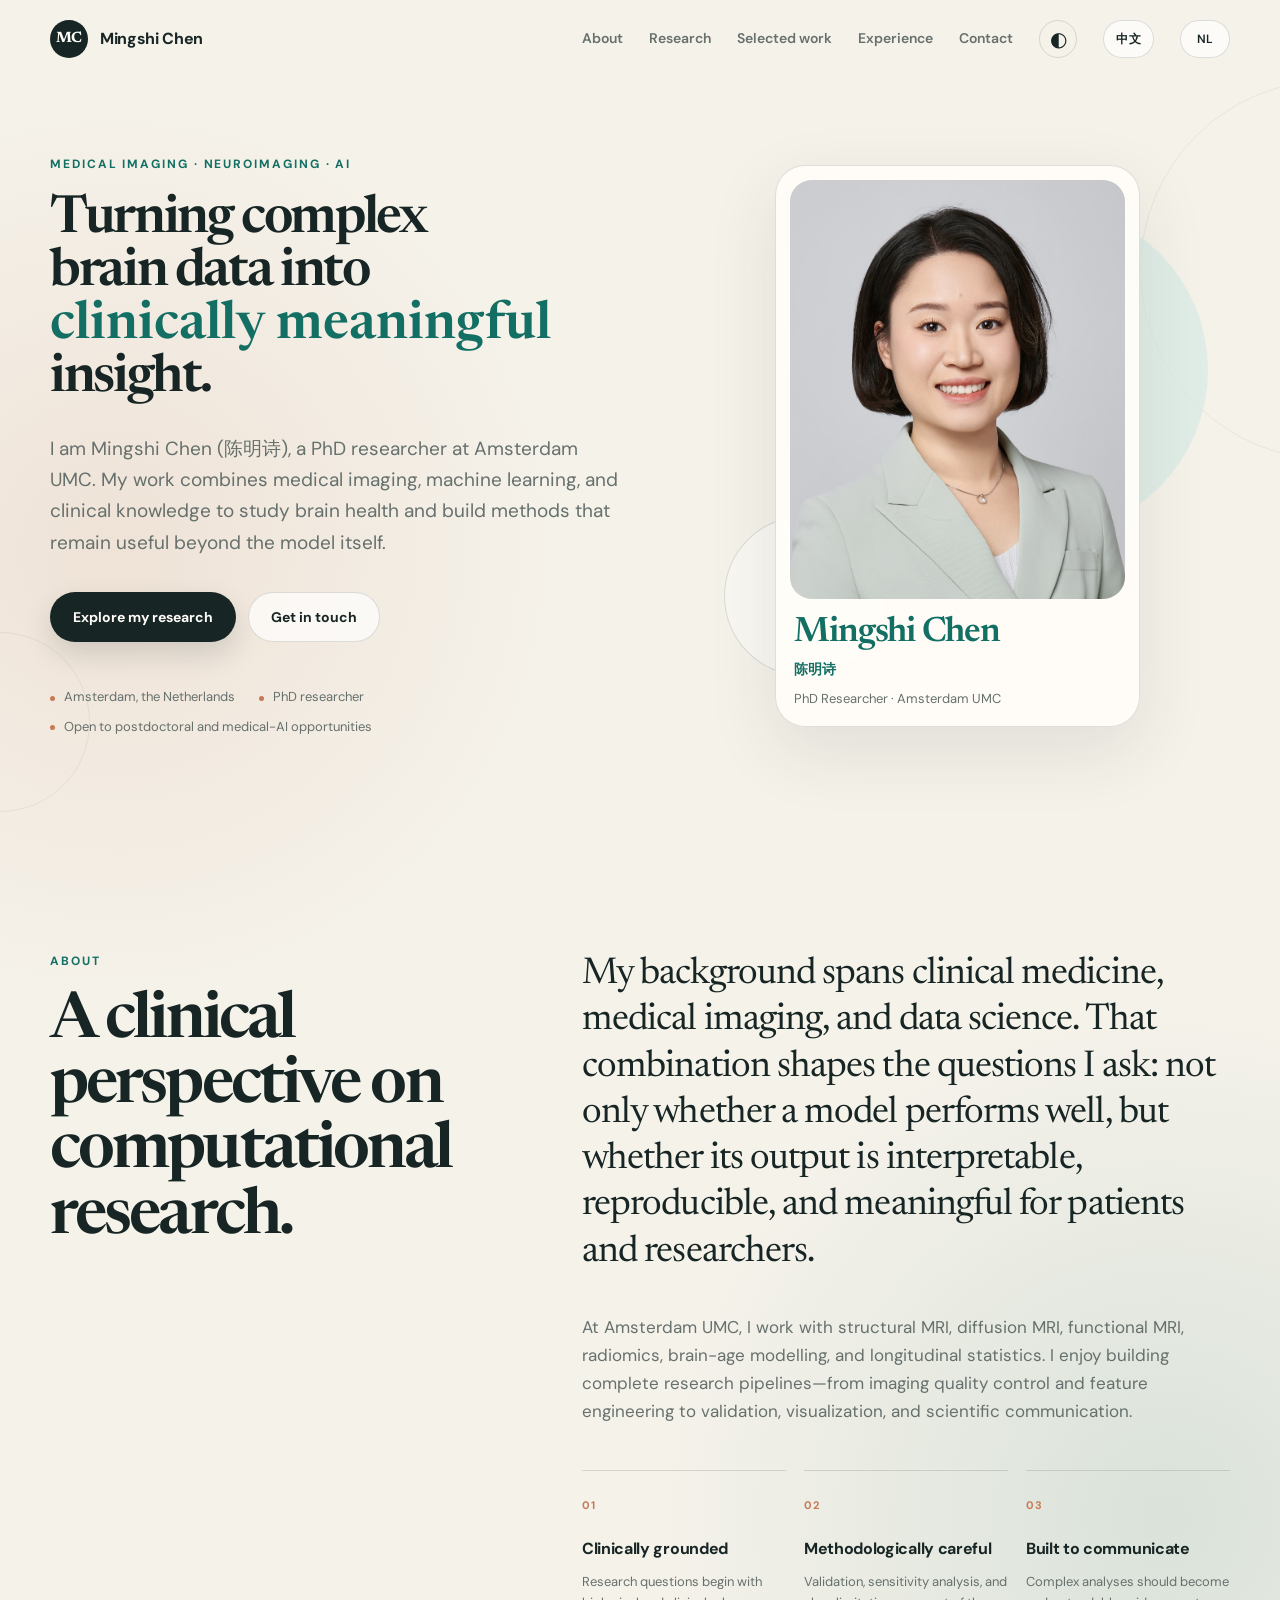
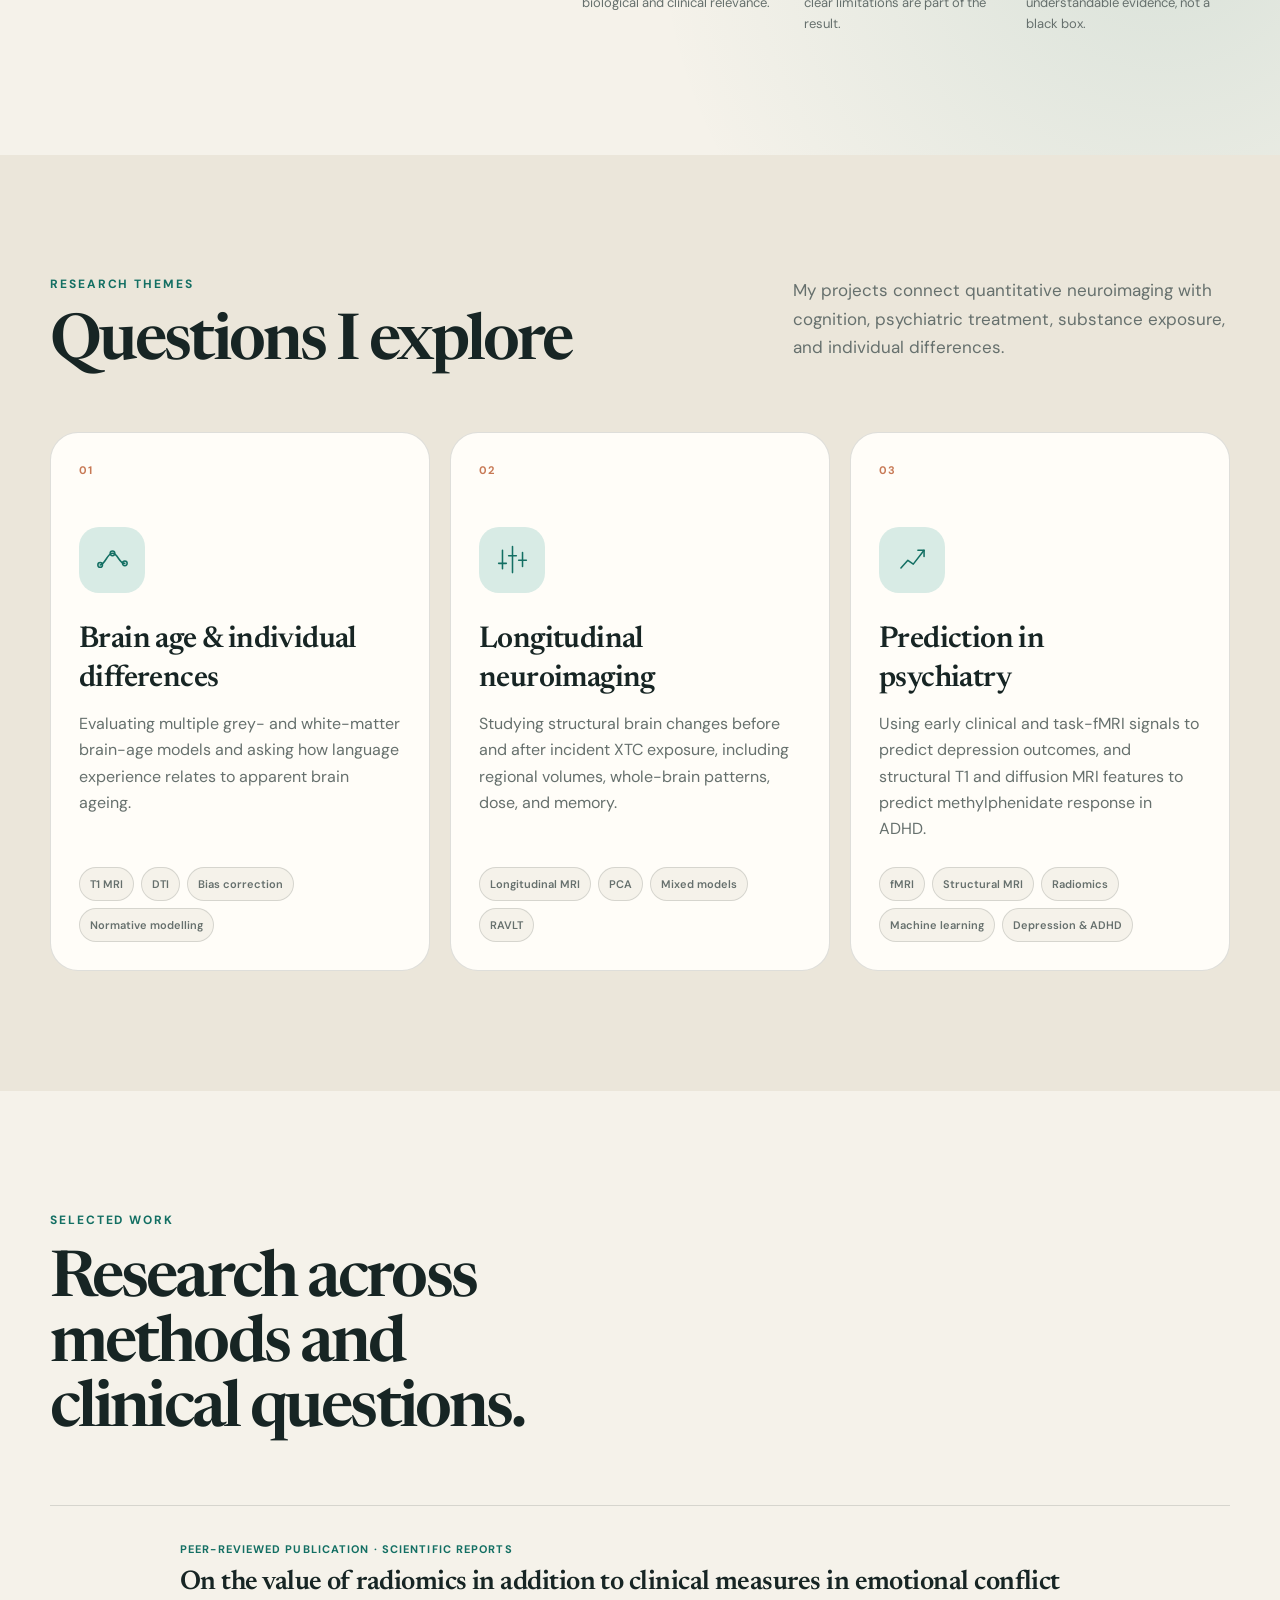
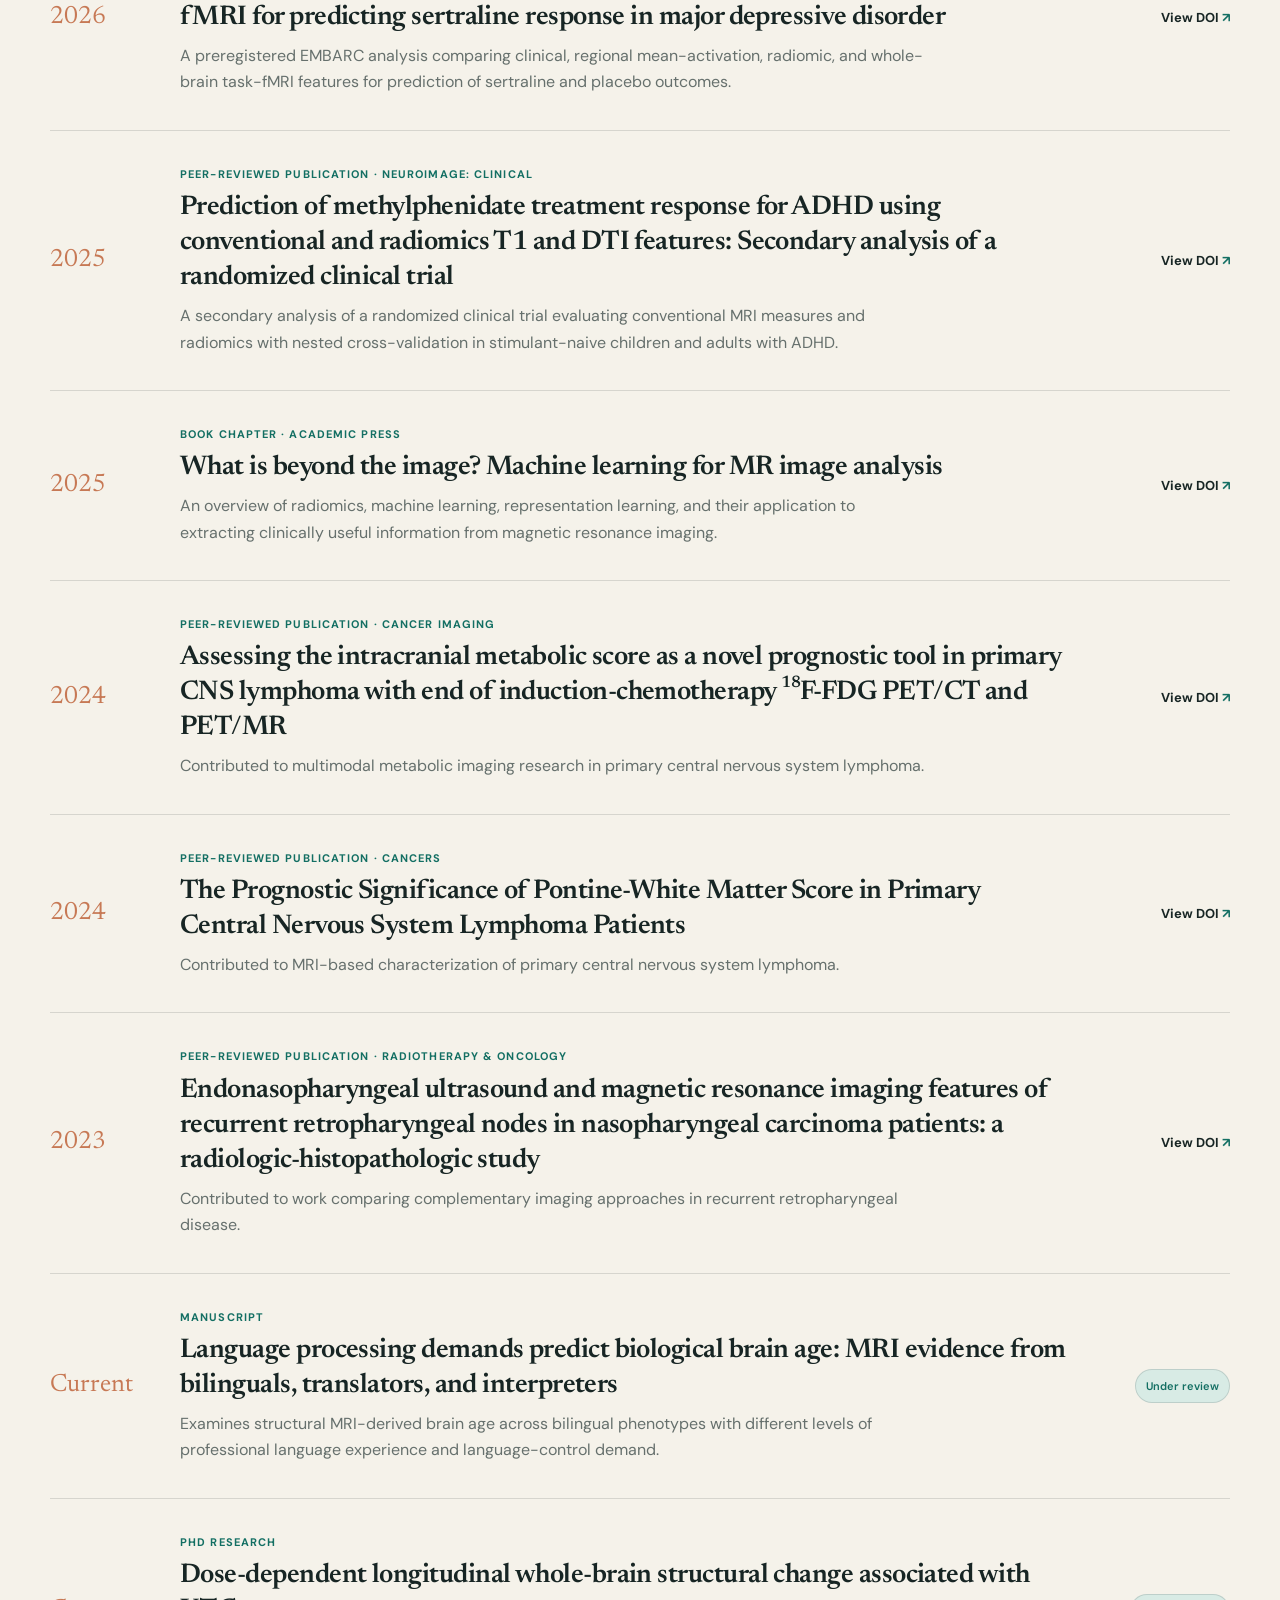
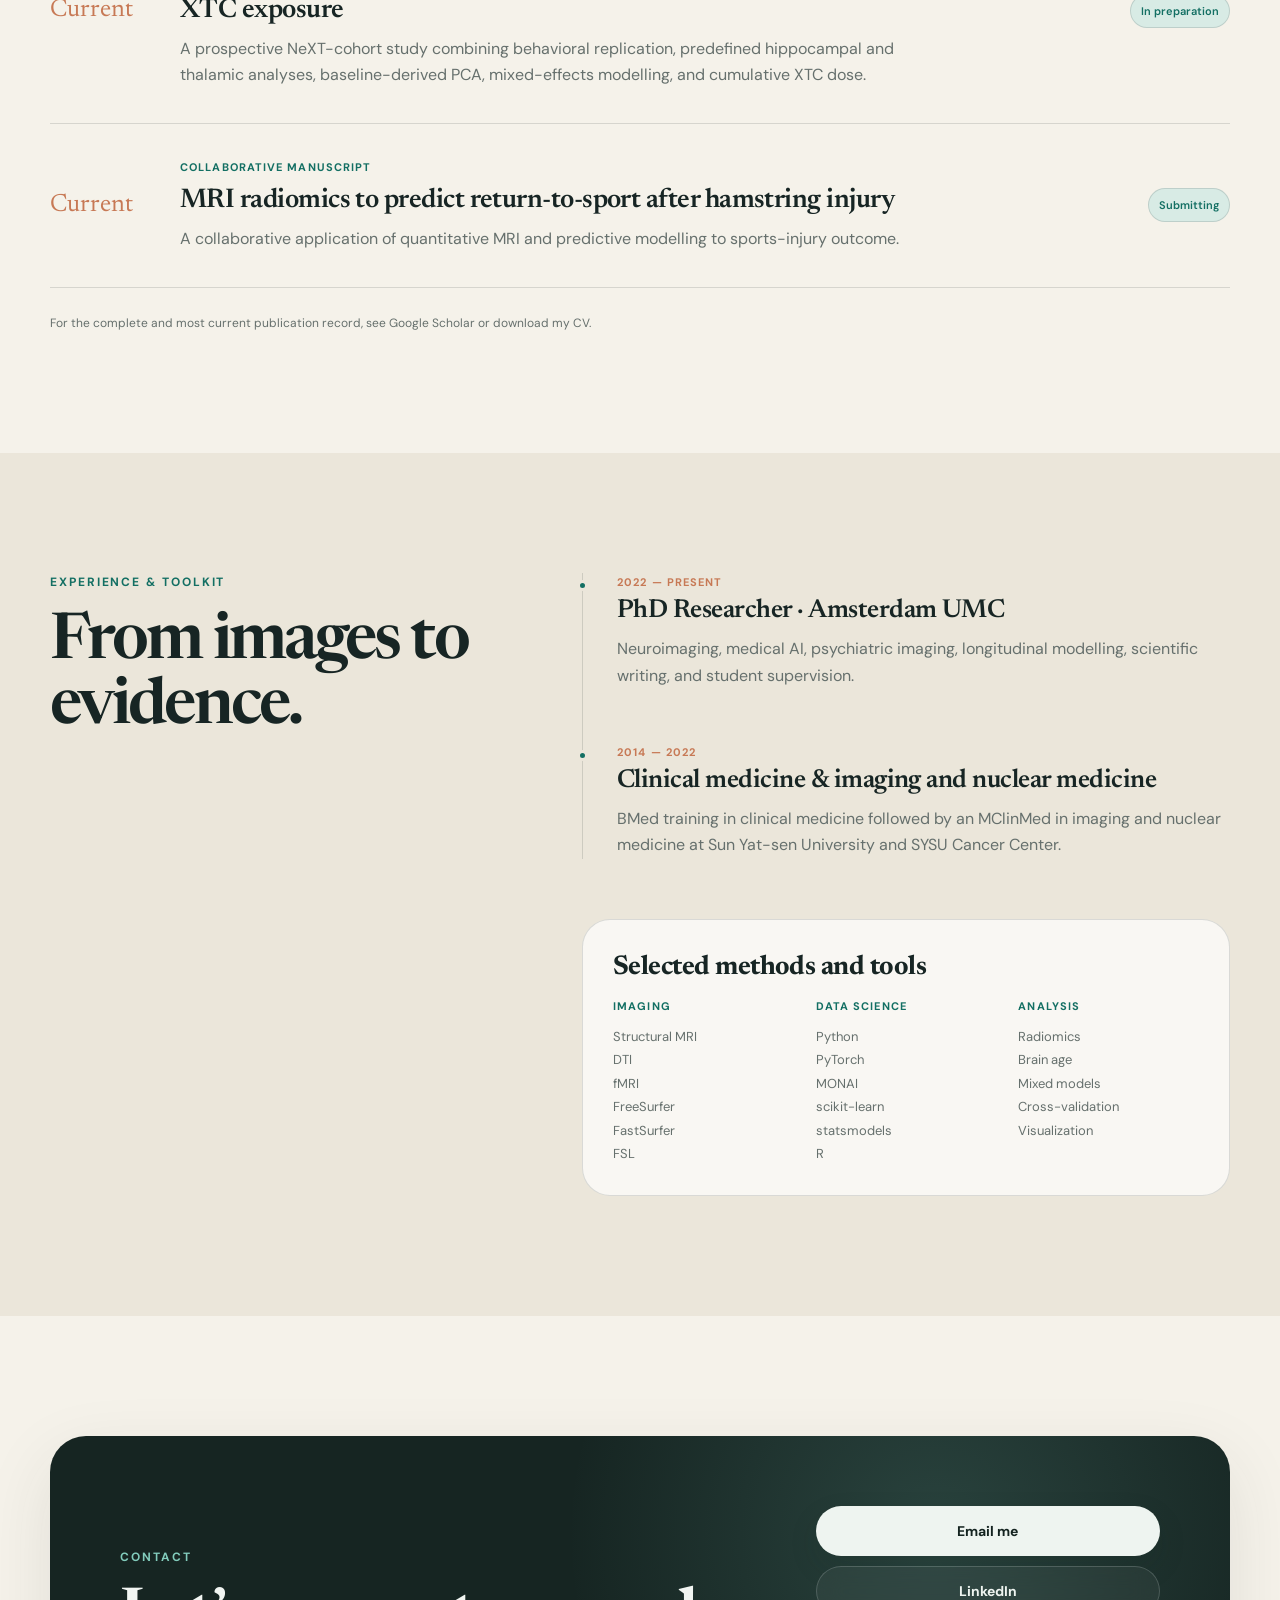
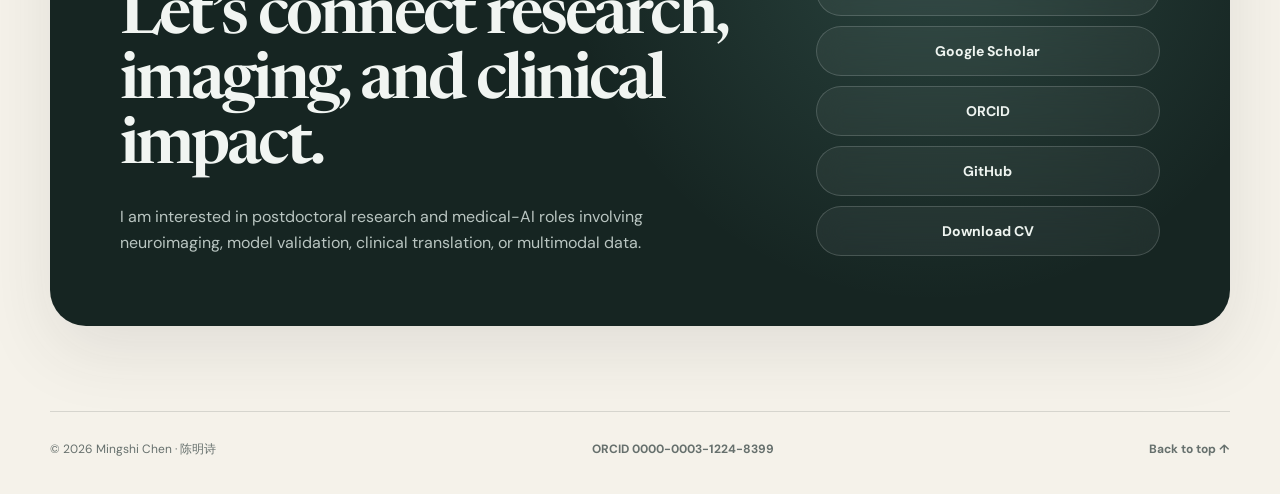
<file: index.html>
<!DOCTYPE html>

<html data-theme="light" lang="en">
<head>
<meta charset="utf-8"/>
<meta content="width=device-width, initial-scale=1, viewport-fit=cover" name="viewport"/>
<meta content="Mingshi Chen — medical imaging and artificial intelligence researcher working across neuroimaging, brain health, and clinically grounded machine learning." name="description"/>
<meta content="#f7f5ef" name="theme-color"/>
<title>Mingshi Chen | Medical Imaging &amp; AI</title>
<meta content="Mingshi Chen | Medical Imaging &amp; AI" property="og:title"/>
<meta content="Medical imaging and AI researcher working at the intersection of neuroimaging, clinical science, and machine learning." property="og:description"/>
<meta content="website" property="og:type"/>
<link href="https://fonts.googleapis.com" rel="preconnect"/>
<link crossorigin="" href="https://fonts.gstatic.com" rel="preconnect"/>
<link href="index.html" hreflang="en" rel="alternate"/><link href="zh.html" hreflang="zh-CN" rel="alternate"/><link href="https://fonts.googleapis.com/css2?family=DM+Sans:wght@400;500;600;700&amp;family=Newsreader:opsz,wght@6..72,500;6..72,600&amp;display=swap" rel="stylesheet"/>
<link href="styles.css" rel="stylesheet"/>
<script>
    // Apply saved theme before rendering to avoid a flash.
    const savedTheme = localStorage.getItem("theme");
    if (savedTheme) document.documentElement.dataset.theme = savedTheme;
  </script>
</head>
<body>
<a class="skip-link" href="#main">Skip to content</a>
<header class="site-header">
<div class="container nav-wrap">
<a aria-label="Mingshi Chen, home" class="brand" href="#top">
<span aria-hidden="true" class="brand-mark">MC</span>
<span>Mingshi Chen</span>
</a>
<button aria-controls="main-nav" aria-expanded="false" class="nav-toggle">
<span class="sr-only">Open navigation</span>
<span></span><span></span>
</button>
<nav aria-label="Main navigation" class="main-nav" id="main-nav">
<a href="#about">About</a>
<a href="#research">Research</a>
<a href="#work">Selected work</a>
<a href="#experience">Experience</a>
<a href="#contact">Contact</a>
<button aria-label="Switch color theme" class="theme-toggle" type="button">
<span aria-hidden="true" class="theme-icon">◐</span>
</button>
<a aria-label="Switch to Chinese" class="lang-switch" data-language-target="zh.html" href="zh.html" hreflang="zh-CN" lang="zh-CN">中文</a></nav>
</div>
</header>
<main id="main">
<section class="hero" id="top">
<div aria-hidden="true" class="hero-orbit hero-orbit-one"></div>
<div aria-hidden="true" class="hero-orbit hero-orbit-two"></div>
<div class="container hero-grid">
<div class="hero-copy reveal">
<p class="eyebrow">Medical imaging · Neuroimaging · Artificial intelligence</p>
<h1>Turning complex brain data into <em>clinically meaningful</em> insight.</h1>
<p class="hero-lead">I am Mingshi Chen (陈明诗), a PhD researcher at Amsterdam UMC. My work combines medical imaging, machine learning, and clinical knowledge to study brain health and build methods that remain useful beyond the model itself.</p>
<div class="hero-actions">
<a class="button button-primary" href="#research">Explore my research</a>
<a class="button button-secondary" href="#contact">Get in touch</a>
</div>
<ul aria-label="Current profile" class="hero-meta">
<li>Amsterdam, the Netherlands</li>
<li>PhD researcher</li>
<li>Open to postdoctoral and medical-AI opportunities</li>
</ul>
</div>
<div aria-label="Abstract visualization of brain imaging and connected data" class="hero-visual reveal">
<svg aria-labelledby="brain-title brain-desc" role="img" viewbox="0 0 620 620">
<title id="brain-title">Abstract brain and data network</title>
<desc id="brain-desc">Organic brain contours surrounded by connected data points.</desc>
<defs>
<lineargradient id="brainGradient" x1="0" x2="1" y1="0" y2="1">
<stop offset="0%" stop-color="currentColor" stop-opacity=".95"></stop>
<stop offset="100%" stop-color="currentColor" stop-opacity=".42"></stop>
</lineargradient>
<filter id="softGlow">
<fegaussianblur result="blur" stddeviation="7"></fegaussianblur>
<femerge><femergenode in="blur"></femergenode><femergenode in="SourceGraphic"></femergenode></femerge>
</filter>
</defs>
<circle class="visual-halo" cx="310" cy="310" r="250"></circle>
<circle class="visual-ring" cx="310" cy="310" r="205"></circle>
<circle class="visual-ring visual-ring-dash" cx="310" cy="310" r="264"></circle>
<g class="network-lines">
<path d="M102 190 L188 143 L249 210 L341 145 L440 205 L515 153"></path>
<path d="M86 362 L166 315 L244 381 L340 318 L431 387 L529 337"></path>
<path d="M153 487 L222 433 L307 479 L399 427 L478 484"></path>
<path d="M188 143 L166 315 M249 210 L244 381 M341 145 L340 318 M440 205 L431 387"></path>
</g>
<g class="network-nodes" filter="url(#softGlow)">
<circle cx="102" cy="190" r="7"></circle><circle cx="188" cy="143" r="5"></circle>
<circle cx="249" cy="210" r="8"></circle><circle cx="341" cy="145" r="6"></circle>
<circle cx="440" cy="205" r="8"></circle><circle cx="515" cy="153" r="5"></circle>
<circle cx="86" cy="362" r="5"></circle><circle cx="166" cy="315" r="8"></circle>
<circle cx="244" cy="381" r="5"></circle><circle cx="340" cy="318" r="8"></circle>
<circle cx="431" cy="387" r="6"></circle><circle cx="529" cy="337" r="7"></circle>
<circle cx="153" cy="487" r="6"></circle><circle cx="222" cy="433" r="5"></circle>
<circle cx="307" cy="479" r="8"></circle><circle cx="399" cy="427" r="5"></circle>
<circle cx="478" cy="484" r="7"></circle>
</g>
<g class="brain-shape" fill="none" stroke="url(#brainGradient)" stroke-linecap="round" stroke-linejoin="round">
<path d="M302 188c-35-45-102-34-119 14-32 8-47 43-31 70-25 24-15 66 17 79-8 38 25 69 60 59 16 33 57 38 82 14"></path>
<path d="M310 188c35-45 102-34 119 14 32 8 47 43 31 70 25 24 15 66-17 79 8 38-25 69-60 59-16 33-57 38-73 14"></path>
<path d="M306 195v222"></path>
<path d="M225 215c28 3 45 22 47 48M199 278c31-9 59 5 67 29M190 353c27-18 58-15 78 8M239 409c-4-28 8-50 34-63"></path>
<path d="M387 215c-28 3-45 22-47 48M413 278c-31-9-59 5-67 29M422 353c-27-18-58-15-78 8M373 409c4-28-8-50-34-63"></path>
</g>
</svg>
<div class="visual-label label-one"><span>01</span><strong>Clinical context</strong></div><div class="visual-label label-two"><span>02</span><strong>Quantitative imaging</strong></div><div class="visual-label label-three"><span>03</span><strong>Responsible AI</strong></div></div>
</div>
</section>
<section class="section about-section" id="about">
<div class="container two-column">
<div class="section-heading reveal">
<p class="eyebrow">About</p>
<h2>A clinical perspective on computational research.</h2>
<div class="about-photo-card reveal"><div class="about-photo-frame"><img alt="Portrait of Mingshi Chen" src="mingshi-chen-photo.jpg"/></div><div class="about-photo-caption"><p class="about-photo-name">Mingshi Chen</p><p class="about-photo-subname">陈明诗</p><p class="about-photo-role">PhD Researcher · Amsterdam UMC</p></div></div></div>
<div class="about-copy reveal">
<p class="large-copy">
            My background spans clinical medicine, medical imaging, and data science.
            That combination shapes the questions I ask: not only whether a model
            performs well, but whether its output is interpretable, reproducible, and
            meaningful for patients and researchers.
          </p>
<p>
            At Amsterdam UMC, I work with structural MRI, diffusion MRI, functional MRI,
            radiomics, brain-age modelling, and longitudinal statistics. I enjoy building
            complete research pipelines—from imaging quality control and feature
            engineering to validation, visualization, and scientific communication.
          </p>
<div class="principles">
<article>
<span>01</span>
<h3>Clinically grounded</h3>
<p>Research questions begin with biological and clinical relevance.</p>
</article>
<article>
<span>02</span>
<h3>Methodologically careful</h3>
<p>Validation, sensitivity analysis, and clear limitations are part of the result.</p>
</article>
<article>
<span>03</span>
<h3>Built to communicate</h3>
<p>Complex analyses should become understandable evidence, not a black box.</p>
</article>
</div>
</div>
</div>
</section>
<section class="section research-section" id="research">
<div class="container">
<div class="section-heading section-heading-wide reveal">
<div>
<p class="eyebrow">Research themes</p>
<h2>Questions I am working on.</h2>
</div>
<p>
            My projects connect quantitative neuroimaging with cognition, psychiatric
            treatment, substance exposure, and individual differences.
          </p>
</div>
<div class="card-grid">
<article class="research-card reveal">
<div class="card-index">01</div>
<div aria-hidden="true" class="card-icon">
<svg viewbox="0 0 48 48"><path d="M8 31c7-1 9-15 16-15s9 14 16 13"></path><circle cx="8" cy="31" r="3"></circle><circle cx="24" cy="16" r="3"></circle><circle cx="40" cy="29" r="3"></circle></svg>
</div>
<h3>Brain age &amp; individual differences</h3>
<p>
              Evaluating multiple grey- and white-matter brain-age models and asking
              how language experience relates to apparent brain ageing.
            </p>
<ul class="tag-list">
<li>T1 MRI</li><li>DTI</li><li>Bias correction</li><li>Normative modelling</li>
</ul>
</article>
<article class="research-card reveal">
<div class="card-index">02</div>
<div aria-hidden="true" class="card-icon">
<svg viewbox="0 0 48 48"><path d="M11 12v24M24 7v34M37 15v18"></path><path d="M6 29h10M19 19h10M32 25h10"></path></svg>
</div>
<h3>Longitudinal neuroimaging</h3>
<p>
              Studying structural brain changes before and after incident XTC exposure,
              including regional volumes, whole-brain patterns, dose, and memory.
            </p>
<ul class="tag-list">
<li>Longitudinal MRI</li><li>PCA</li><li>Mixed models</li><li>RAVLT</li>
</ul>
</article>
<article class="research-card reveal">
<div class="card-index">03</div>
<div aria-hidden="true" class="card-icon">
<svg viewbox="0 0 48 48"><path d="M9 35l9-10 7 5 14-18"></path><path d="M31 12h8v8"></path></svg>
</div>
<h3>Prediction in psychiatry</h3>
<p>
              Testing whether early clinical and task-fMRI signals can improve treatment
              outcome prediction in major depressive disorder.
            </p>
<ul class="tag-list">
<li>fMRI</li><li>Radiomics</li><li>Machine learning</li><li>Depression</li>
</ul>
</article>
</div>
</div>
</section>
<section class="section work-section" id="work">
<div class="container">
<div class="section-heading reveal">
<p class="eyebrow">Selected work</p>
<h2>Research across methods and clinical questions.</h2>
</div>
<div class="work-list">
<article class="work-item reveal">
<div class="work-year">2026</div>
<div>
<p class="work-type">Peer-reviewed publication · Scientific Reports</p>
<h3>On the value of radiomics in addition to clinical measures in emotional conflict fMRI for predicting sertraline response in major depressive disorder</h3>
<p>
                A preregistered EMBARC analysis comparing clinical, regional mean-activation,
                radiomic, and whole-brain task-fMRI features for prediction of sertraline and placebo outcomes.
              </p>
</div>
<a class="text-link" href="https://doi.org/10.1038/s41598-026-56688-y" rel="noopener noreferrer" target="_blank">
              View DOI <span aria-hidden="true">↗</span>
</a>
</article>
<article class="work-item reveal">
<div class="work-year">2025</div>
<div>
<p class="work-type">Peer-reviewed publication · NeuroImage: Clinical</p>
<h3>Prediction of methylphenidate treatment response for ADHD using conventional and radiomics T1 and DTI features</h3>
<p>
                A secondary analysis of a randomized clinical trial evaluating conventional MRI measures
                and radiomics with nested cross-validation in stimulant-naive children and adults with ADHD.
              </p>
</div>
<a class="text-link" href="https://doi.org/10.1016/j.nicl.2024.103707" rel="noopener noreferrer" target="_blank">
              View DOI <span aria-hidden="true">↗</span>
</a>
</article>
<article class="work-item reveal">
<div class="work-year">2025</div>
<div>
<p class="work-type">Book chapter · Academic Press</p>
<h3>What Is beyond the Image? Machine Learning for MR Image Analysis</h3>
<p>
                An overview of radiomics, machine learning, representation learning, and their application
                to extracting clinically useful information from magnetic resonance imaging.
              </p>
</div>
<a class="text-link" href="https://doi.org/10.1016/B978-0-443-14109-6.00014-6" rel="noopener noreferrer" target="_blank">
              View DOI <span aria-hidden="true">↗</span>
</a>
</article>
<article class="work-item reveal">
<div class="work-year">2024</div>
<div>
<p class="work-type">Peer-reviewed publication · Cancer Imaging</p>
<h3>Intracranial metabolic score in primary central nervous system lymphoma using PET/CT and PET/MR</h3>
<p>
                Contributed to multimodal metabolic imaging research in primary central nervous system lymphoma.
              </p>
</div>
<a class="text-link" href="https://doi.org/10.1186/s40644-024-00798-1" rel="noopener noreferrer" target="_blank">
              View DOI <span aria-hidden="true">↗</span>
</a>
</article>
<article class="work-item reveal">
<div class="work-year">2024</div>
<div>
<p class="work-type">Peer-reviewed publication · Cancers</p>
<h3>Pontine-white matter score in primary central nervous system lymphoma</h3>
<p>
                Contributed to MRI-based characterization of primary central nervous system lymphoma.
              </p>
</div>
<a class="text-link" href="https://doi.org/10.3390/cancers16152708" rel="noopener noreferrer" target="_blank">
              View DOI <span aria-hidden="true">↗</span>
</a>
</article>
<article class="work-item reveal">
<div class="work-year">2023</div>
<div>
<p class="work-type">Peer-reviewed publication · Radiotherapy &amp; Oncology</p>
<h3>Endonasopharyngeal ultrasound and MRI of recurrent retropharyngeal lymph nodes</h3>
<p>
                Contributed to work comparing complementary imaging approaches in recurrent retropharyngeal disease.
              </p>
</div>
<a class="text-link" href="https://doi.org/10.1016/j.radonc.2023.109579" rel="noopener noreferrer" target="_blank">
              View DOI <span aria-hidden="true">↗</span>
</a>
</article>
<article class="work-item reveal">
<div class="work-year">Current</div>
<div>
<p class="work-type">Manuscript</p>
<h3>Association of bilingual language use with brain age: MRI evidence from bilinguals, translators, and interpreters</h3>
<p>
                Examines structural MRI-derived brain age across bilingual phenotypes with different levels
                of professional language experience and language-control demand.
              </p>
</div>
<span class="status-pill">Under review</span>
</article>
<article class="work-item reveal">
<div class="work-year">Current</div>
<div>
<p class="work-type">PhD research</p>
<h3>Dose-dependent longitudinal whole-brain structural change associated with XTC exposure</h3>
<p>
                A prospective NeXT-cohort study combining behavioral replication, predefined hippocampal and
                thalamic analyses, baseline-derived PCA, mixed-effects modelling, and cumulative XTC dose.
              </p>
</div>
<span class="status-pill">In preparation</span>
</article>
<article class="work-item reveal">
<div class="work-year">Current</div>
<div>
<p class="work-type">Collaborative manuscript</p>
<h3>MRI radiomics to predict return-to-sport after hamstring injury</h3>
<p>
                A collaborative application of quantitative MRI and predictive modelling to sports-injury outcome.
              </p>
</div>
<span class="status-pill">Submitting</span>
</article>
</div>
<p class="edit-note reveal">
          For the complete and most current publication record, see Google Scholar or download my CV.
        </p>
</div>
</section>
<section class="section experience-section" id="experience">
<div class="container two-column">
<div class="section-heading reveal">
<p class="eyebrow">Experience &amp; toolkit</p>
<h2>From images to evidence.</h2>
</div>
<div class="experience-content reveal">
<div class="timeline">
<article>
<div class="timeline-dot"></div>
<p class="timeline-date">2022 — present</p>
<h3>PhD Researcher · Amsterdam UMC</h3>
<p>
                Neuroimaging, medical AI, psychiatric imaging, longitudinal modelling,
                scientific writing, and student supervision.
              </p>
</article>
<article>
<div class="timeline-dot"></div>
<p class="timeline-date">2014 — 2022</p>
<h3>Clinical medicine &amp; imaging and nuclear medicine</h3>
<p>
                BMed training in clinical medicine followed by an MClinMed in imaging and
                nuclear medicine at Sun Yat-sen University and SYSU Cancer Center.
              </p>
</article>
</div>
<div class="toolkit">
<h3>Selected methods and tools</h3>
<div class="tool-groups">
<div>
<p>Imaging</p>
<span>Structural MRI</span><span>DTI</span><span>fMRI</span>
<span>FreeSurfer</span><span>FastSurfer</span><span>FSL</span>
</div>
<div>
<p>Data science</p>
<span>Python</span><span>PyTorch</span><span>MONAI</span>
<span>scikit-learn</span><span>statsmodels</span><span>R</span>
</div>
<div>
<p>Analysis</p>
<span>Radiomics</span><span>Brain age</span><span>Mixed models</span>
<span>Cross-validation</span><span>Visualization</span>
</div>
</div>
</div>
</div>
</div>
</section>
<section class="section contact-section" id="contact">
<div class="container contact-panel reveal">
<div>
<p class="eyebrow">Contact</p>
<h2>Let’s connect research, imaging, and clinical impact.</h2>
<p>
            I am interested in postdoctoral research and medical-AI roles involving
            neuroimaging, model validation, clinical translation, or multimodal data.
          </p>
</div>
<div class="contact-actions">
<a class="button button-primary" href="mailto:mancy_chen@163.com">Email me</a>
<a class="button button-secondary" href="https://www.linkedin.com/in/mingshi-chen/" rel="noopener noreferrer" target="_blank">LinkedIn</a>
<a class="button button-secondary" href="https://scholar.google.com/citations?hl=en&amp;user=pt1ozw4AAAAJ" rel="noopener noreferrer" target="_blank">Google Scholar</a>
<a class="button button-secondary" href="https://orcid.org/0000-0003-1224-8399" rel="noopener noreferrer" target="_blank">ORCID</a>
<a class="button button-secondary" href="https://github.com/Mancy-Chen" rel="noopener noreferrer" target="_blank">GitHub</a>
<a class="button button-secondary" href="Mingshi_Chen_CV.pdf" target="_blank">Download CV</a>
</div>
</div>
</section>
</main>
<footer class="site-footer">
<div class="container footer-inner">
<p>© <span id="year"></span> Mingshi Chen · 陈明诗</p>
<p><a href="https://orcid.org/0000-0003-1224-8399" rel="noopener noreferrer" target="_blank">ORCID 0000-0003-1224-8399</a></p>
<a href="#top">Back to top ↑</a>
</div>
</footer>
<script src="script.js"></script>
</body>
</html>
</file>
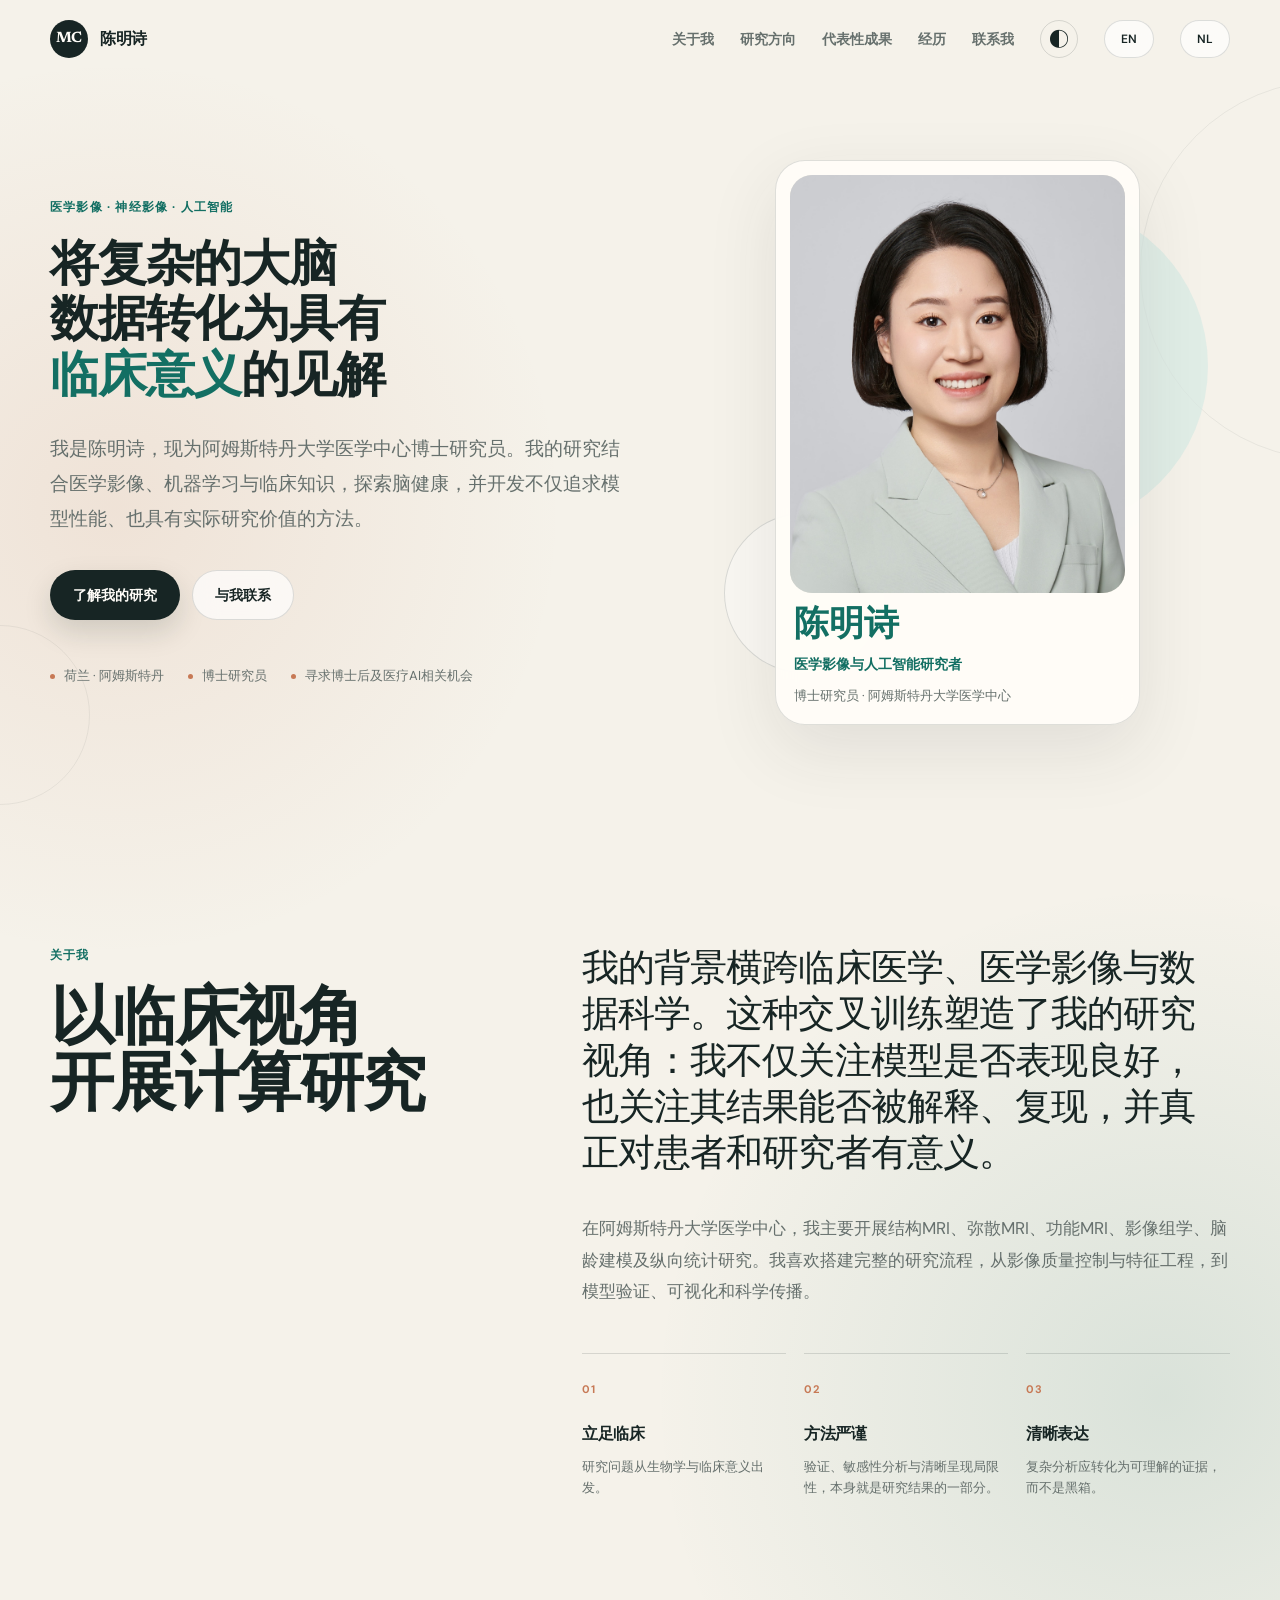
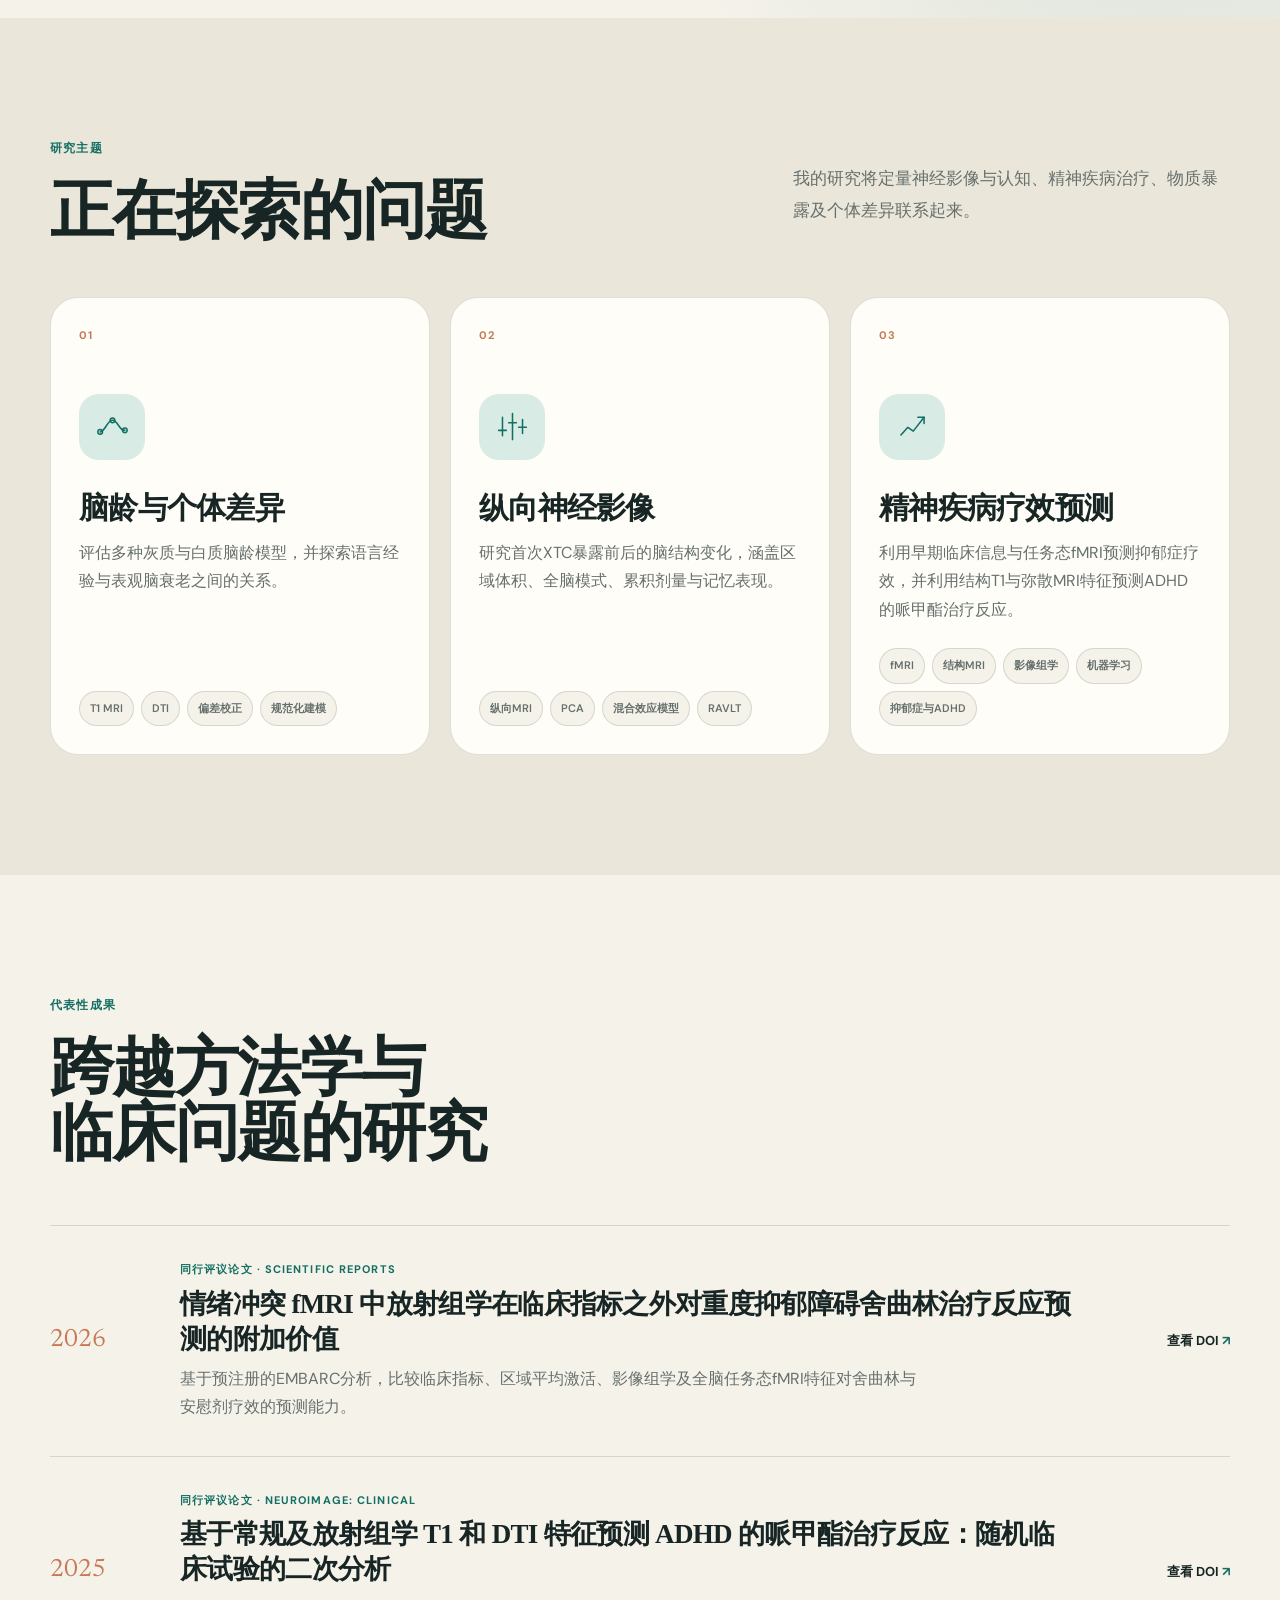
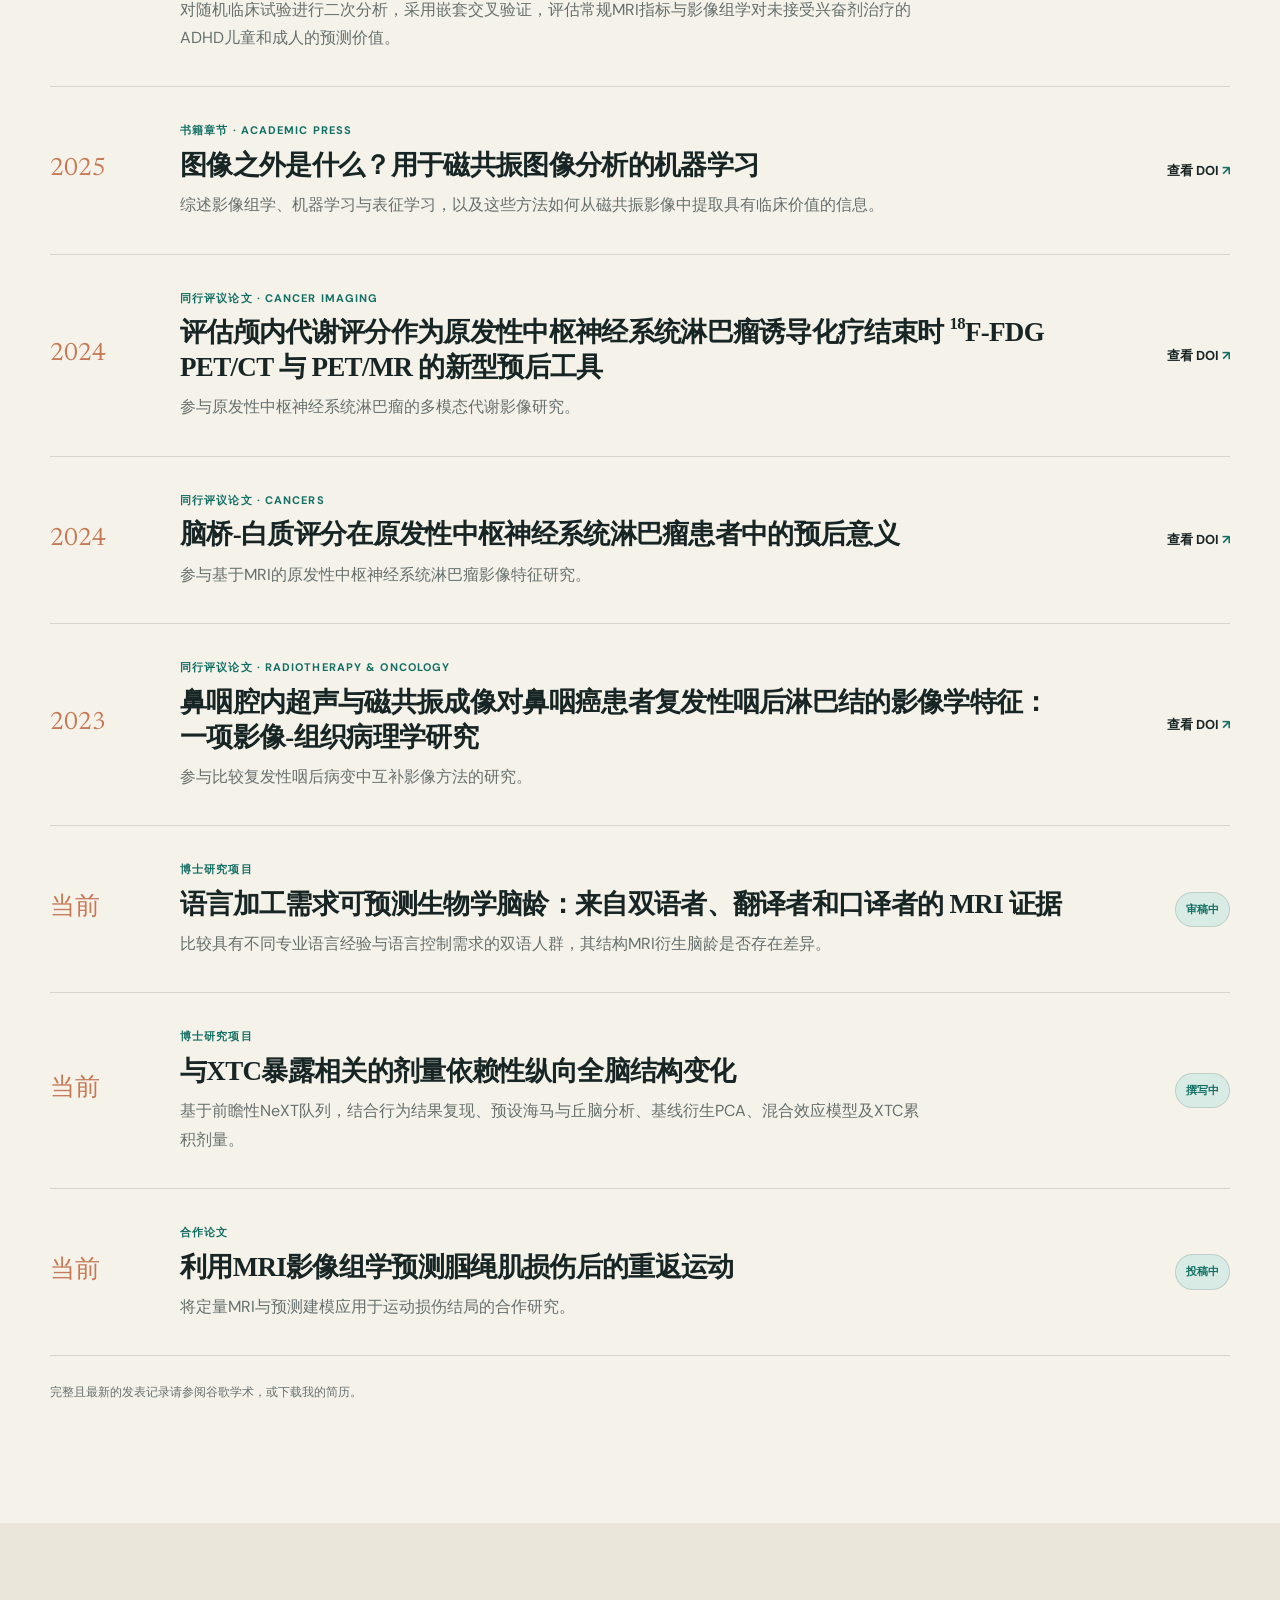
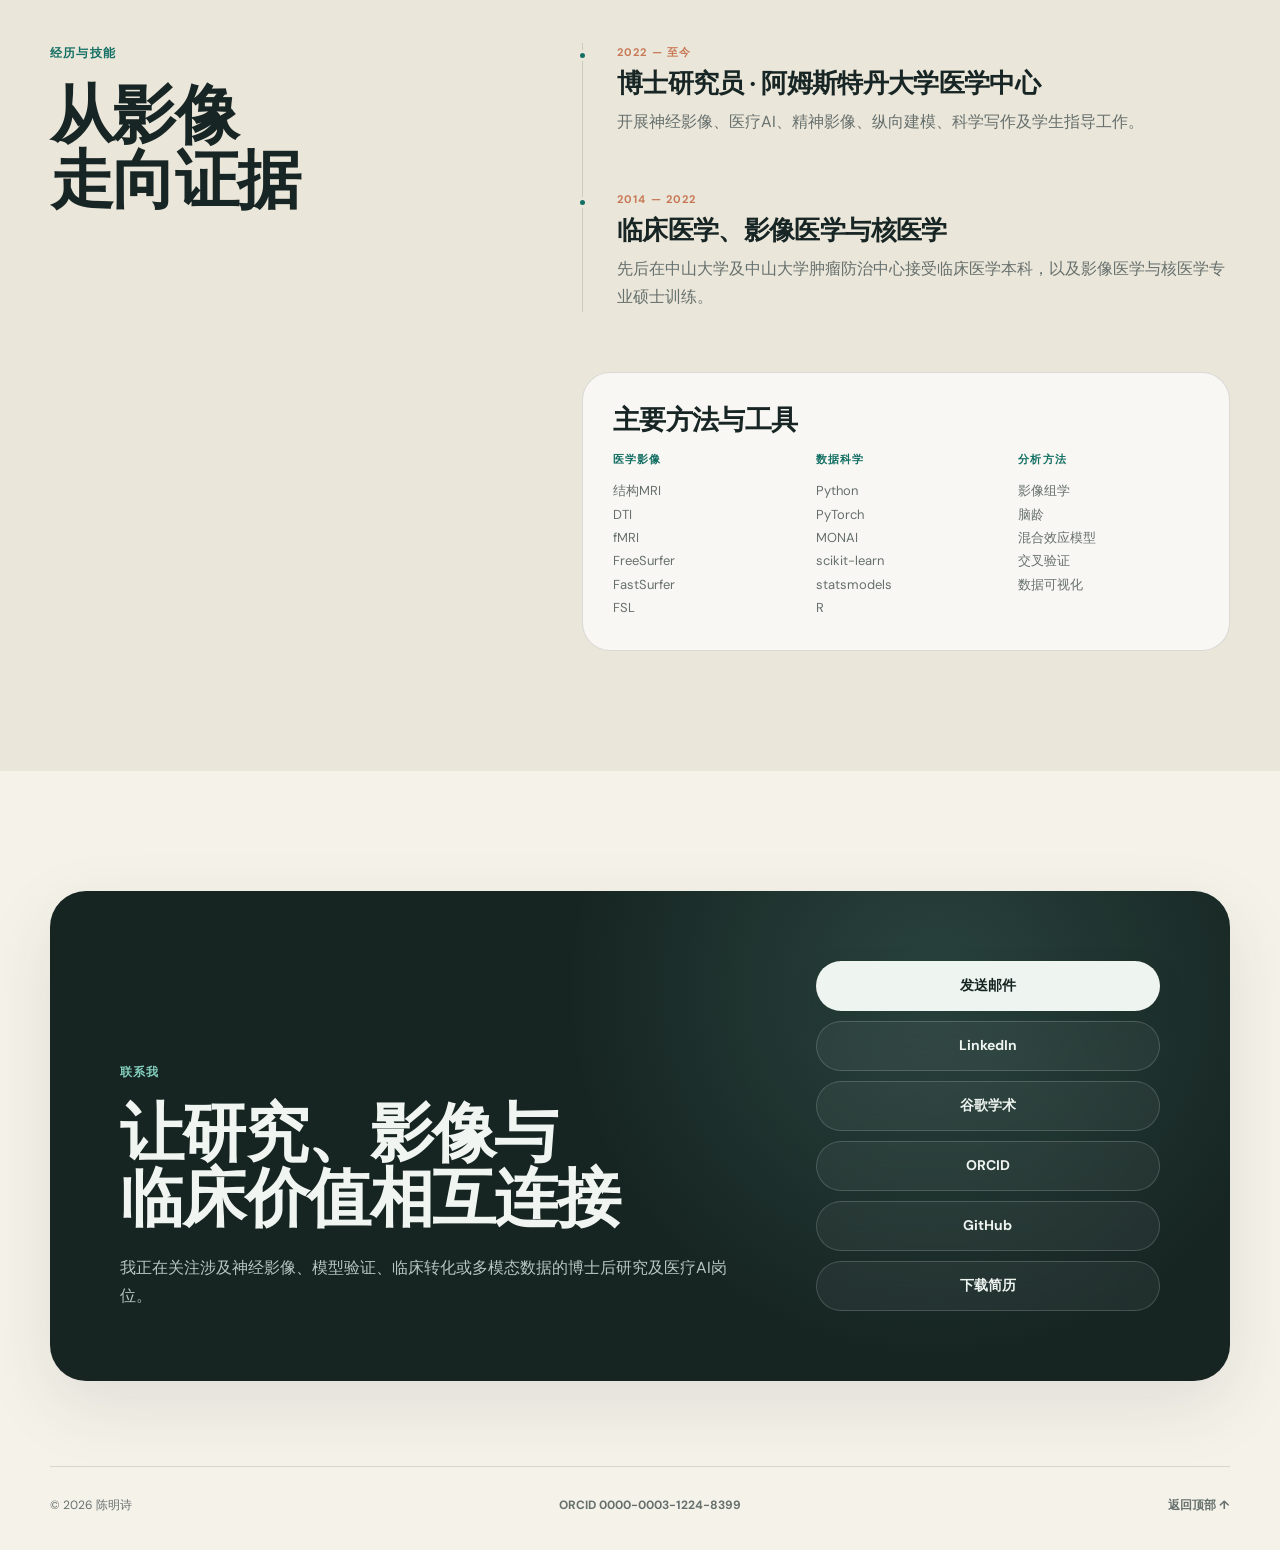
<file: zh.html>
<!DOCTYPE html>

<html data-theme="light" lang="zh-CN">
<head>
<meta charset="utf-8"/>
<meta content="width=device-width, initial-scale=1, viewport-fit=cover" name="viewport"/>
<meta content="Mingshi Chen——从事神经影像、脑健康与临床导向机器学习研究的医学影像与人工智能研究者。" name="description"/>
<meta content="#f7f5ef" name="theme-color"/>
<title>Mingshi Chen｜医学影像与人工智能</title>
<meta content="Mingshi Chen｜医学影像与人工智能" property="og:title"/>
<meta content="在神经影像、临床科学与机器学习交叉领域开展医学影像与人工智能研究。" property="og:description"/>
<meta content="website" property="og:type"/>
<link href="https://fonts.googleapis.com" rel="preconnect"/>
<link crossorigin="" href="https://fonts.gstatic.com" rel="preconnect"/>
<link href="index.html" hreflang="en" rel="alternate"/><link href="zh.html" hreflang="zh-CN" rel="alternate"/><link href="https://fonts.googleapis.com/css2?family=DM+Sans:wght@400;500;600;700&amp;family=Newsreader:opsz,wght@6..72,500;6..72,600&amp;display=swap" rel="stylesheet"/>
<link href="styles.css" rel="stylesheet"/>
<script>
    // Apply saved theme before rendering to avoid a flash.
    const savedTheme = localStorage.getItem("theme");
    if (savedTheme) document.documentElement.dataset.theme = savedTheme;
  </script>
</head>
<body>
<a class="skip-link" href="#main">跳到正文</a>
<header class="site-header">
<div class="container nav-wrap">
<a aria-label="Mingshi Chen，主页" class="brand" href="#top">
<span aria-hidden="true" class="brand-mark">MC</span>
<span>Mingshi Chen</span>
</a>
<button aria-controls="main-nav" aria-expanded="false" class="nav-toggle">
<span class="sr-only">打开导航菜单</span>
<span></span><span></span>
</button>
<nav aria-label="主导航" class="main-nav" id="main-nav">
<a href="#about">关于我</a>
<a href="#research">研究方向</a>
<a href="#work">代表性成果</a>
<a href="#experience">经历</a>
<a href="#contact">联系我</a>
<button aria-label="切换颜色主题" class="theme-toggle" type="button">
<span aria-hidden="true" class="theme-icon">◐</span>
</button>
<a aria-label="Switch to English" class="lang-switch" data-language-target="index.html" href="index.html" hreflang="en" lang="en">EN</a></nav>
</div>
</header>
<main id="main">
<section class="hero" id="top">
<div aria-hidden="true" class="hero-orbit hero-orbit-one"></div>
<div aria-hidden="true" class="hero-orbit hero-orbit-two"></div>
<div class="container hero-grid">
<div class="hero-copy reveal">
<p class="eyebrow">医学影像 · 神经影像 · 人工智能</p>
<h1>将复杂的大脑<em>数据转化为具有</em>临床意义的见解</h1>
<p class="hero-lead">我是陈明诗（Mingshi Chen），现为阿姆斯特丹大学医学中心博士研究员。我的研究结合医学影像、机器学习与临床知识，探索脑健康，并开发不仅追求模型性能、也具有实际研究价值的方法。</p>
<div class="hero-actions">
<a class="button button-primary" href="#research">了解我的研究</a>
<a class="button button-secondary" href="#contact">与我联系</a>
</div>
<ul aria-label="当前简介" class="hero-meta">
<li>荷兰 · 阿姆斯特丹</li>
<li>博士研究员</li>
<li>寻求博士后及医疗AI相关机会</li>
</ul>
</div>
<div aria-label="脑影像与互联数据的抽象可视化" class="hero-visual reveal">
<svg aria-labelledby="brain-title brain-desc" role="img" viewbox="0 0 620 620">
<title id="brain-title">Abstract brain and data network</title>
<desc id="brain-desc">Organic brain contours surrounded by connected data points.</desc>
<defs>
<lineargradient id="brainGradient" x1="0" x2="1" y1="0" y2="1">
<stop offset="0%" stop-color="currentColor" stop-opacity=".95"></stop>
<stop offset="100%" stop-color="currentColor" stop-opacity=".42"></stop>
</lineargradient>
<filter id="softGlow">
<fegaussianblur result="blur" stddeviation="7"></fegaussianblur>
<femerge><femergenode in="blur"></femergenode><femergenode in="SourceGraphic"></femergenode></femerge>
</filter>
</defs>
<circle class="visual-halo" cx="310" cy="310" r="250"></circle>
<circle class="visual-ring" cx="310" cy="310" r="205"></circle>
<circle class="visual-ring visual-ring-dash" cx="310" cy="310" r="264"></circle>
<g class="network-lines">
<path d="M102 190 L188 143 L249 210 L341 145 L440 205 L515 153"></path>
<path d="M86 362 L166 315 L244 381 L340 318 L431 387 L529 337"></path>
<path d="M153 487 L222 433 L307 479 L399 427 L478 484"></path>
<path d="M188 143 L166 315 M249 210 L244 381 M341 145 L340 318 M440 205 L431 387"></path>
</g>
<g class="network-nodes" filter="url(#softGlow)">
<circle cx="102" cy="190" r="7"></circle><circle cx="188" cy="143" r="5"></circle>
<circle cx="249" cy="210" r="8"></circle><circle cx="341" cy="145" r="6"></circle>
<circle cx="440" cy="205" r="8"></circle><circle cx="515" cy="153" r="5"></circle>
<circle cx="86" cy="362" r="5"></circle><circle cx="166" cy="315" r="8"></circle>
<circle cx="244" cy="381" r="5"></circle><circle cx="340" cy="318" r="8"></circle>
<circle cx="431" cy="387" r="6"></circle><circle cx="529" cy="337" r="7"></circle>
<circle cx="153" cy="487" r="6"></circle><circle cx="222" cy="433" r="5"></circle>
<circle cx="307" cy="479" r="8"></circle><circle cx="399" cy="427" r="5"></circle>
<circle cx="478" cy="484" r="7"></circle>
</g>
<g class="brain-shape" fill="none" stroke="url(#brainGradient)" stroke-linecap="round" stroke-linejoin="round">
<path d="M302 188c-35-45-102-34-119 14-32 8-47 43-31 70-25 24-15 66 17 79-8 38 25 69 60 59 16 33 57 38 82 14"></path>
<path d="M310 188c35-45 102-34 119 14 32 8 47 43 31 70 25 24 15 66-17 79 8 38-25 69-60 59-16 33-57 38-73 14"></path>
<path d="M306 195v222"></path>
<path d="M225 215c28 3 45 22 47 48M199 278c31-9 59 5 67 29M190 353c27-18 58-15 78 8M239 409c-4-28 8-50 34-63"></path>
<path d="M387 215c-28 3-45 22-47 48M413 278c-31-9-59 5-67 29M422 353c-27-18-58-15-78 8M373 409c4-28-8-50-34-63"></path>
</g>
</svg>
<div class="visual-label label-one"><span>01</span><strong>临床语境</strong></div><div class="visual-label label-two"><span>02</span><strong>定量影像</strong></div><div class="visual-label label-three"><span>03</span><strong>负责任的AI</strong></div></div>
</div>
</section>
<section class="section about-section" id="about">
<div class="container two-column">
<div class="section-heading reveal">
<p class="eyebrow">关于我</p>
<h2>以临床视角开展计算研究。</h2>
<div class="about-photo-card reveal"><div class="about-photo-frame"><img alt="陈明诗个人照片" src="mingshi-chen-photo.jpg"/></div><div class="about-photo-caption"><p class="about-photo-name">陈明诗</p><p class="about-photo-subname">Mingshi Chen</p><p class="about-photo-role">博士研究员 · 阿姆斯特丹大学医学中心</p></div></div></div>
<div class="about-copy reveal">
<p class="large-copy">我的背景横跨临床医学、医学影像与数据科学。这种交叉训练塑造了我的研究视角：我不仅关注模型是否表现良好，也关注其结果能否被解释、复现，并真正对患者和研究者有意义。</p>
<p>在阿姆斯特丹大学医学中心，我主要开展结构MRI、弥散MRI、功能MRI、影像组学、脑龄建模及纵向统计研究。我喜欢搭建完整的研究流程，从影像质量控制与特征工程，到模型验证、可视化和科学传播。</p>
<div class="principles">
<article>
<span>01</span>
<h3>立足临床</h3>
<p>研究问题从生物学与临床意义出发。</p>
</article>
<article>
<span>02</span>
<h3>方法严谨</h3>
<p>验证、敏感性分析与清晰呈现局限性，本身就是研究结果的一部分。</p>
</article>
<article>
<span>03</span>
<h3>清晰表达</h3>
<p>复杂分析应转化为可理解的证据，而不是黑箱。</p>
</article>
</div>
</div>
</div>
</section>
<section class="section research-section" id="research">
<div class="container">
<div class="section-heading section-heading-wide reveal">
<div>
<p class="eyebrow">研究主题</p>
<h2>我正在探索的问题。</h2>
</div>
<p>我的研究将定量神经影像与认知、精神疾病治疗、物质暴露及个体差异联系起来。</p>
</div>
<div class="card-grid">
<article class="research-card reveal">
<div class="card-index">01</div>
<div aria-hidden="true" class="card-icon">
<svg viewbox="0 0 48 48"><path d="M8 31c7-1 9-15 16-15s9 14 16 13"></path><circle cx="8" cy="31" r="3"></circle><circle cx="24" cy="16" r="3"></circle><circle cx="40" cy="29" r="3"></circle></svg>
</div>
<h3>脑龄与个体差异</h3>
<p>评估多种灰质与白质脑龄模型，并探索语言经验与表观脑衰老之间的关系。</p>
<ul class="tag-list">
<li>T1 MRI</li><li>DTI</li><li>偏差校正</li><li>规范化建模</li>
</ul>
</article>
<article class="research-card reveal">
<div class="card-index">02</div>
<div aria-hidden="true" class="card-icon">
<svg viewbox="0 0 48 48"><path d="M11 12v24M24 7v34M37 15v18"></path><path d="M6 29h10M19 19h10M32 25h10"></path></svg>
</div>
<h3>纵向神经影像</h3>
<p>研究首次XTC暴露前后的脑结构变化，涵盖区域体积、全脑模式、累积剂量与记忆表现。</p>
<ul class="tag-list">
<li>纵向MRI</li><li>PCA</li><li>混合效应模型</li><li>RAVLT</li>
</ul>
</article>
<article class="research-card reveal">
<div class="card-index">03</div>
<div aria-hidden="true" class="card-icon">
<svg viewbox="0 0 48 48"><path d="M9 35l9-10 7 5 14-18"></path><path d="M31 12h8v8"></path></svg>
</div>
<h3>精神疾病疗效预测</h3>
<p>检验早期临床信息与任务态fMRI信号能否改善重度抑郁障碍的疗效预测。</p>
<ul class="tag-list">
<li>fMRI</li><li>影像组学</li><li>机器学习</li><li>抑郁症</li>
</ul>
</article>
</div>
</div>
</section>
<section class="section work-section" id="work">
<div class="container">
<div class="section-heading reveal">
<p class="eyebrow">代表性成果</p>
<h2>跨越方法学与临床问题的研究。</h2>
</div>
<div class="work-list">
<article class="work-item reveal">
<div class="work-year">2026</div>
<div>
<p class="work-type">同行评议论文 · Scientific Reports</p>
<h3>情绪冲突fMRI影像组学在临床指标之外预测重度抑郁障碍舍曲林疗效的增益价值</h3>
<p>基于预注册的EMBARC分析，比较临床指标、区域平均激活、影像组学及全脑任务态fMRI特征对舍曲林与安慰剂疗效的预测能力。</p>
</div>
<a class="text-link" href="https://doi.org/10.1038/s41598-026-56688-y" rel="noopener noreferrer" target="_blank">查看 DOI <span aria-hidden="true">↗</span></a>
</article>
<article class="work-item reveal">
<div class="work-year">2025</div>
<div>
<p class="work-type">同行评议论文 · NeuroImage: Clinical</p>
<h3>基于常规及影像组学T1与DTI特征预测ADHD哌甲酯治疗反应</h3>
<p>对随机临床试验进行二次分析，采用嵌套交叉验证，评估常规MRI指标与影像组学对未接受兴奋剂治疗的ADHD儿童和成人的预测价值。</p>
</div>
<a class="text-link" href="https://doi.org/10.1016/j.nicl.2024.103707" rel="noopener noreferrer" target="_blank">查看 DOI <span aria-hidden="true">↗</span></a>
</article>
<article class="work-item reveal">
<div class="work-year">2025</div>
<div>
<p class="work-type">书籍章节 · Academic Press</p>
<h3>图像之外：用于磁共振图像分析的机器学习</h3>
<p>综述影像组学、机器学习与表征学习，以及这些方法如何从磁共振影像中提取具有临床价值的信息。</p>
</div>
<a class="text-link" href="https://doi.org/10.1016/B978-0-443-14109-6.00014-6" rel="noopener noreferrer" target="_blank">查看 DOI <span aria-hidden="true">↗</span></a>
</article>
<article class="work-item reveal">
<div class="work-year">2024</div>
<div>
<p class="work-type">同行评议论文 · Cancer Imaging</p>
<h3>基于PET/CT与PET/MR的原发性中枢神经系统淋巴瘤颅内代谢评分</h3>
<p>参与原发性中枢神经系统淋巴瘤的多模态代谢影像研究。</p>
</div>
<a class="text-link" href="https://doi.org/10.1186/s40644-024-00798-1" rel="noopener noreferrer" target="_blank">查看 DOI <span aria-hidden="true">↗</span></a>
</article>
<article class="work-item reveal">
<div class="work-year">2024</div>
<div>
<p class="work-type">同行评议论文 · Cancers</p>
<h3>原发性中枢神经系统淋巴瘤的脑桥白质评分</h3>
<p>参与基于MRI的原发性中枢神经系统淋巴瘤影像特征研究。</p>
</div>
<a class="text-link" href="https://doi.org/10.3390/cancers16152708" rel="noopener noreferrer" target="_blank">查看 DOI <span aria-hidden="true">↗</span></a>
</article>
<article class="work-item reveal">
<div class="work-year">2023</div>
<div>
<p class="work-type">同行评议论文 · Radiotherapy &amp; Oncology</p>
<h3>鼻咽腔内超声与MRI评估复发性咽后淋巴结</h3>
<p>参与比较复发性咽后病变中互补影像方法的研究。</p>
</div>
<a class="text-link" href="https://doi.org/10.1016/j.radonc.2023.109579" rel="noopener noreferrer" target="_blank">查看 DOI <span aria-hidden="true">↗</span></a>
</article>
<article class="work-item reveal">
<div class="work-year">当前</div>
<div>
<p class="work-type">博士研究论文</p>
<h3>双语语言使用与脑龄的关联：来自双语者、笔译者与口译者的MRI证据</h3>
<p>比较具有不同专业语言经验与语言控制需求的双语人群，其结构MRI衍生脑龄是否存在差异。</p>
</div>
<span class="status-pill">审稿中</span>
</article>
<article class="work-item reveal">
<div class="work-year">当前</div>
<div>
<p class="work-type">博士研究论文</p>
<h3>与XTC暴露相关的剂量依赖性纵向全脑结构变化</h3>
<p>基于前瞻性NeXT队列，结合行为结果复现、预设海马与丘脑分析、基线衍生PCA、混合效应模型及XTC累积剂量。</p>
</div>
<span class="status-pill">撰写中</span>
</article>
<article class="work-item reveal">
<div class="work-year">当前</div>
<div>
<p class="work-type">合作论文</p>
<h3>利用MRI影像组学预测腘绳肌损伤后的重返运动</h3>
<p>将定量MRI与预测建模应用于运动损伤结局的合作研究。</p>
</div>
<span class="status-pill">投稿中</span>
</article>
</div>
<p class="edit-note reveal">完整且最新的发表记录请参阅谷歌学术，或下载我的简历。</p>
</div>
</section>
<section class="section experience-section" id="experience">
<div class="container two-column">
<div class="section-heading reveal">
<p class="eyebrow">经历与技能</p>
<h2>从影像走向证据。</h2>
</div>
<div class="experience-content reveal">
<div class="timeline">
<article>
<div class="timeline-dot"></div>
<p class="timeline-date">2022 — 至今</p>
<h3>博士研究员 · 阿姆斯特丹大学医学中心</h3>
<p>开展神经影像、医疗AI、精神影像、纵向建模、科学写作及学生指导工作。</p>
</article>
<article>
<div class="timeline-dot"></div>
<p class="timeline-date">2014 — 2022</p>
<h3>临床医学、影像医学与核医学</h3>
<p>先后在中山大学及中山大学肿瘤防治中心接受临床医学本科，以及影像医学与核医学专业硕士训练。</p>
</article>
</div>
<div class="toolkit">
<h3>主要方法与工具</h3>
<div class="tool-groups">
<div>
<p>医学影像</p>
<span>结构MRI</span><span>DTI</span><span>fMRI</span>
<span>FreeSurfer</span><span>FastSurfer</span><span>FSL</span>
</div>
<div>
<p>数据科学</p>
<span>Python</span><span>PyTorch</span><span>MONAI</span>
<span>scikit-learn</span><span>statsmodels</span><span>R</span>
</div>
<div>
<p>分析方法</p>
<span>影像组学</span><span>脑龄</span><span>混合效应模型</span>
<span>交叉验证</span><span>数据可视化</span>
</div>
</div>
</div>
</div>
</div>
</section>
<section class="section contact-section" id="contact">
<div class="container contact-panel reveal">
<div>
<p class="eyebrow">联系我</p>
<h2>让研究、影像与临床价值相互连接。</h2>
<p>我正在关注涉及神经影像、模型验证、临床转化或多模态数据的博士后研究及医疗AI岗位。</p>
</div>
<div class="contact-actions">
<a class="button button-primary" href="mailto:mancy_chen@163.com">发送邮件</a>
<a class="button button-secondary" href="https://www.linkedin.com/in/mingshi-chen/" rel="noopener noreferrer" target="_blank">LinkedIn</a>
<a class="button button-secondary" href="https://scholar.google.com/citations?hl=en&amp;user=pt1ozw4AAAAJ" rel="noopener noreferrer" target="_blank">谷歌学术</a>
<a class="button button-secondary" href="https://orcid.org/0000-0003-1224-8399" rel="noopener noreferrer" target="_blank">ORCID</a>
<a class="button button-secondary" href="https://github.com/Mancy-Chen" rel="noopener noreferrer" target="_blank">GitHub</a>
<a class="button button-secondary" href="Mingshi_Chen_CV.pdf" target="_blank">下载简历</a>
</div>
</div>
</section>
</main>
<footer class="site-footer">
<div class="container footer-inner">
<p>© <span id="year"></span> Mingshi Chen · 陈明诗</p>
<p><a href="https://orcid.org/0000-0003-1224-8399" rel="noopener noreferrer" target="_blank">ORCID 0000-0003-1224-8399</a></p>
<a href="#top">返回顶部 ↑</a>
</div>
</footer>
<script src="script.js"></script>
</body>
</html>
</file>
<file: styles.css>
:root {
  --bg: #f5f2ea;
  --bg-soft: #ebe6da;
  --surface: rgba(255, 255, 255, .68);
  --surface-solid: #fffdf8;
  --ink: #172524;
  --muted: #66706d;
  --line: rgba(23, 37, 36, .14);
  --accent: #136f63;
  --accent-soft: #d8ebe5;
  --accent-2: #c77955;
  --shadow: 0 24px 70px rgba(45, 50, 45, .10);
  --radius: 28px;
  --container: 1180px;
  --serif: "Newsreader", Georgia, serif;
  --sans: "DM Sans", Arial, sans-serif;
}

html[data-theme="dark"] {
  --bg: #101716;
  --bg-soft: #17201f;
  --surface: rgba(28, 40, 38, .78);
  --surface-solid: #182220;
  --ink: #edf3ef;
  --muted: #aebbb6;
  --line: rgba(230, 242, 237, .14);
  --accent: #81cabb;
  --accent-soft: #203f39;
  --accent-2: #e5a17e;
  --shadow: 0 24px 70px rgba(0, 0, 0, .24);
}

* { box-sizing: border-box; }

html {
  scroll-behavior: smooth;
  scroll-padding-top: 92px;
}

body {
  margin: 0;
  font-family: var(--sans);
  color: var(--ink);
  background:
    radial-gradient(circle at 9% 8%, rgba(199, 121, 85, .13), transparent 28rem),
    radial-gradient(circle at 91% 22%, rgba(19, 111, 99, .12), transparent 32rem),
    var(--bg);
  line-height: 1.65;
  -webkit-font-smoothing: antialiased;
}

a { color: inherit; }

button, a { -webkit-tap-highlight-color: transparent; }

img, svg { display: block; max-width: 100%; }

.container {
  width: min(calc(100% - 40px), var(--container));
  margin-inline: auto;
}

.sr-only {
  position: absolute;
  width: 1px; height: 1px;
  padding: 0; margin: -1px;
  overflow: hidden; clip: rect(0, 0, 0, 0);
  white-space: nowrap; border: 0;
}

.skip-link {
  position: fixed;
  top: 12px;
  left: 12px;
  z-index: 999;
  transform: translateY(-160%);
  padding: 10px 16px;
  color: var(--surface-solid);
  background: var(--ink);
  border-radius: 999px;
  text-decoration: none;
}

.skip-link:focus { transform: translateY(0); }

.site-header {
  position: fixed;
  z-index: 100;
  inset: 0 0 auto;
  border-bottom: 1px solid transparent;
  transition: background .25s ease, border-color .25s ease, backdrop-filter .25s ease;
}

.site-header.scrolled {
  background: color-mix(in srgb, var(--bg) 82%, transparent);
  border-color: var(--line);
  backdrop-filter: blur(18px);
}

.nav-wrap {
  min-height: 78px;
  display: flex;
  align-items: center;
  justify-content: space-between;
}

.brand {
  display: inline-flex;
  align-items: center;
  gap: 12px;
  font-weight: 700;
  text-decoration: none;
  letter-spacing: -.02em;
}

.brand-mark {
  display: grid;
  place-items: center;
  width: 38px;
  height: 38px;
  color: var(--surface-solid);
  background: var(--ink);
  border-radius: 50%;
  font-family: var(--serif);
  font-size: 15px;
}

.main-nav {
  display: flex;
  align-items: center;
  gap: 26px;
}

.main-nav > a {
  position: relative;
  color: var(--muted);
  font-size: 14px;
  font-weight: 600;
  text-decoration: none;
}

.main-nav > a::after {
  content: "";
  position: absolute;
  inset: auto 0 -8px;
  height: 2px;
  background: var(--accent);
  transform: scaleX(0);
  transform-origin: left;
  transition: transform .2s ease;
}

.main-nav > a:hover,
.main-nav > a:focus-visible { color: var(--ink); }

.main-nav > a:hover::after,
.main-nav > a:focus-visible::after { transform: scaleX(1); }

.theme-toggle,
.nav-toggle {
  border: 0;
  color: var(--ink);
  background: transparent;
  cursor: pointer;
}

.theme-toggle {
  display: grid;
  place-items: center;
  width: 38px;
  height: 38px;
  border: 1px solid var(--line);
  border-radius: 50%;
  font-size: 20px;
}

.nav-toggle { display: none; }

.hero {
  position: relative;
  min-height: 820px;
  padding: 155px 0 95px;
  overflow: hidden;
}

.hero-grid {
  position: relative;
  z-index: 2;
  display: grid;
  grid-template-columns: minmax(0, 1.03fr) minmax(460px, .97fr);
  gap: 58px;
  align-items: center;
}

.eyebrow {
  margin: 0 0 18px;
  color: var(--accent);
  font-size: 12px;
  font-weight: 700;
  letter-spacing: .16em;
  text-transform: uppercase;
}

h1, h2, h3, p { margin-top: 0; }

h1, h2 {
  font-family: var(--serif);
  font-weight: 600;
  letter-spacing: -.045em;
  line-height: 1.02;
}

h1 {
  max-width: 740px;
  margin-bottom: 28px;
  font-size: clamp(58px, 7vw, 94px);
}

h1 em {
  color: var(--accent);
  font-weight: 500;
}

h2 {
  margin-bottom: 26px;
  font-size: clamp(42px, 5vw, 66px);
}

h3 {
  margin-bottom: 12px;
  font-size: 20px;
  line-height: 1.3;
  letter-spacing: -.02em;
}

.hero-lead {
  max-width: 680px;
  margin-bottom: 34px;
  color: var(--muted);
  font-size: 19px;
}

.hero-actions {
  display: flex;
  flex-wrap: wrap;
  gap: 12px;
  margin-bottom: 44px;
}

.button {
  display: inline-flex;
  align-items: center;
  justify-content: center;
  min-height: 50px;
  padding: 0 22px;
  border: 1px solid transparent;
  border-radius: 999px;
  font-size: 14px;
  font-weight: 700;
  text-decoration: none;
  transition: transform .2s ease, box-shadow .2s ease, background .2s ease;
}

.button:hover,
.button:focus-visible { transform: translateY(-2px); }

.button-primary {
  color: var(--surface-solid);
  background: var(--ink);
  box-shadow: 0 12px 28px rgba(20, 37, 35, .15);
}

html[data-theme="dark"] .button-primary {
  color: #10201d;
  background: var(--accent);
}

.button-secondary {
  border-color: var(--line);
  background: var(--surface);
  backdrop-filter: blur(12px);
}

.hero-meta {
  display: flex;
  flex-wrap: wrap;
  gap: 8px 24px;
  margin: 0;
  padding: 0;
  color: var(--muted);
  font-size: 13px;
  list-style: none;
}

.hero-meta li {
  position: relative;
  padding-left: 14px;
}

.hero-meta li::before {
  content: "";
  position: absolute;
  top: .75em;
  left: 0;
  width: 5px;
  height: 5px;
  background: var(--accent-2);
  border-radius: 50%;
}

.hero-visual {
  position: relative;
  width: 100%;
  color: var(--accent);
}

.hero-visual svg { filter: drop-shadow(0 25px 60px rgba(19, 111, 99, .10)); }

.visual-halo {
  fill: var(--surface);
  stroke: var(--line);
  stroke-width: 1;
}

.visual-ring {
  fill: none;
  stroke: var(--line);
  stroke-width: 1;
}

.visual-ring-dash {
  stroke-dasharray: 5 14;
  animation: rotate 55s linear infinite;
  transform-origin: center;
}

.network-lines {
  fill: none;
  stroke: currentColor;
  stroke-width: 1.2;
  opacity: .24;
}

.network-nodes {
  fill: var(--accent-2);
  opacity: .72;
}

.brain-shape { stroke-width: 8; }

.visual-label {
  position: absolute;
  display: flex;
  align-items: center;
  gap: 11px;
  padding: 11px 15px 11px 11px;
  color: var(--ink);
  background: color-mix(in srgb, var(--surface-solid) 88%, transparent);
  border: 1px solid var(--line);
  border-radius: 999px;
  box-shadow: var(--shadow);
  backdrop-filter: blur(14px);
  font-size: 12px;
}

.visual-label span {
  display: grid;
  place-items: center;
  width: 30px; height: 30px;
  color: var(--surface-solid);
  background: var(--accent);
  border-radius: 50%;
  font-size: 10px;
  font-weight: 700;
}

html[data-theme="dark"] .visual-label span { color: #10201d; }

.label-one { top: 14%; left: -2%; }
.label-two { right: -1%; bottom: 26%; }
.label-three { bottom: 8%; left: 16%; }

.hero-orbit {
  position: absolute;
  border: 1px solid var(--line);
  border-radius: 50%;
  opacity: .45;
  pointer-events: none;
}

.hero-orbit-one {
  width: 380px; height: 380px;
  top: 80px; right: -240px;
}

.hero-orbit-two {
  width: 180px; height: 180px;
  bottom: 20px; left: -90px;
}

.section { padding: 120px 0; }

.two-column {
  display: grid;
  grid-template-columns: .8fr 1.2fr;
  gap: 100px;
  align-items: start;
}

.section-heading { max-width: 530px; }

.large-copy {
  color: var(--ink);
  font-family: var(--serif);
  font-size: clamp(27px, 3vw, 37px);
  line-height: 1.25;
  letter-spacing: -.025em;
}

.about-copy > p:not(.large-copy) {
  max-width: 760px;
  color: var(--muted);
  font-size: 17px;
}

.principles {
  display: grid;
  grid-template-columns: repeat(3, 1fr);
  gap: 18px;
  margin-top: 45px;
}

.principles article {
  padding-top: 20px;
  border-top: 1px solid var(--line);
}

.principles span,
.card-index {
  color: var(--accent-2);
  font-size: 11px;
  font-weight: 700;
  letter-spacing: .12em;
}

.principles h3 {
  margin-top: 22px;
  font-size: 16px;
}

.principles p {
  margin: 0;
  color: var(--muted);
  font-size: 13px;
  line-height: 1.6;
}

.research-section { background: var(--bg-soft); }

.section-heading-wide {
  max-width: none;
  display: grid;
  grid-template-columns: 1fr .65fr;
  gap: 70px;
  align-items: end;
  margin-bottom: 54px;
}

.section-heading-wide h2 { margin-bottom: 0; }
.section-heading-wide > p { color: var(--muted); font-size: 17px; }

.card-grid {
  display: grid;
  grid-template-columns: repeat(3, 1fr);
  gap: 20px;
}

.research-card {
  min-height: 440px;
  display: flex;
  flex-direction: column;
  padding: 28px;
  background: var(--surface-solid);
  border: 1px solid var(--line);
  border-radius: var(--radius);
  box-shadow: 0 0 0 transparent;
  transition: transform .25s ease, box-shadow .25s ease;
}

.research-card:hover {
  transform: translateY(-7px);
  box-shadow: var(--shadow);
}

.card-icon {
  display: grid;
  place-items: center;
  width: 66px; height: 66px;
  margin: 48px 0 28px;
  color: var(--accent);
  background: var(--accent-soft);
  border-radius: 20px;
}

.card-icon svg {
  width: 37px;
  fill: none;
  stroke: currentColor;
  stroke-linecap: round;
  stroke-linejoin: round;
  stroke-width: 2;
}

.research-card h3 {
  max-width: 280px;
  font-family: var(--serif);
  font-size: 30px;
  font-weight: 600;
}

.research-card > p {
  margin-bottom: 24px;
  color: var(--muted);
}

.tag-list {
  display: flex;
  flex-wrap: wrap;
  gap: 7px;
  margin: auto 0 0;
  padding: 0;
  list-style: none;
}

.tag-list li,
.status-pill {
  display: inline-flex;
  padding: 7px 10px;
  color: var(--muted);
  background: var(--bg);
  border: 1px solid var(--line);
  border-radius: 999px;
  font-size: 11px;
  font-weight: 600;
}

.work-section .section-heading { margin-bottom: 60px; }

.work-list { border-top: 1px solid var(--line); }

.work-item {
  display: grid;
  grid-template-columns: 100px 1fr 130px;
  gap: 30px;
  align-items: center;
  padding: 34px 0;
  border-bottom: 1px solid var(--line);
}

.work-year {
  color: var(--accent-2);
  font-family: var(--serif);
  font-size: 25px;
}

.work-type {
  margin-bottom: 7px;
  color: var(--accent);
  font-size: 11px;
  font-weight: 700;
  letter-spacing: .1em;
  text-transform: uppercase;
}

.work-item h3 {
  margin-bottom: 8px;
  font-family: var(--serif);
  font-size: 27px;
  font-weight: 600;
}

.work-item p:last-child {
  max-width: 750px;
  margin-bottom: 0;
  color: var(--muted);
}

.text-link {
  justify-self: end;
  color: var(--ink);
  font-size: 13px;
  font-weight: 700;
  text-decoration: none;
}

.text-link span { color: var(--accent); }

.status-pill {
  justify-self: end;
  color: var(--accent);
  background: var(--accent-soft);
}

.edit-note {
  margin: 26px 0 0;
  color: var(--muted);
  font-size: 12px;
}

.experience-section { background: var(--bg-soft); }

.timeline {
  margin-bottom: 60px;
  border-left: 1px solid var(--line);
}

.timeline article {
  position: relative;
  padding: 0 0 38px 34px;
}

.timeline article:last-child { padding-bottom: 0; }

.timeline-dot {
  position: absolute;
  top: 7px;
  left: -6px;
  width: 11px;
  height: 11px;
  background: var(--accent);
  border: 3px solid var(--bg-soft);
  border-radius: 50%;
}

.timeline-date {
  margin-bottom: 4px;
  color: var(--accent-2);
  font-size: 11px;
  font-weight: 700;
  letter-spacing: .1em;
  text-transform: uppercase;
}

.timeline h3 {
  margin-bottom: 7px;
  font-family: var(--serif);
  font-size: 26px;
  font-weight: 600;
}

.timeline p:last-child {
  max-width: 680px;
  color: var(--muted);
}

.toolkit {
  padding: 30px;
  background: var(--surface);
  border: 1px solid var(--line);
  border-radius: var(--radius);
}

.toolkit > h3 { font-family: var(--serif); font-size: 27px; }

.tool-groups {
  display: grid;
  grid-template-columns: repeat(3, 1fr);
  gap: 22px;
}

.tool-groups p {
  margin-bottom: 10px;
  color: var(--accent);
  font-size: 11px;
  font-weight: 700;
  letter-spacing: .1em;
  text-transform: uppercase;
}

.tool-groups span {
  display: block;
  color: var(--muted);
  font-size: 13px;
  line-height: 1.8;
}

.contact-section { padding-bottom: 85px; }

.contact-panel {
  display: grid;
  grid-template-columns: 1fr .55fr;
  gap: 70px;
  align-items: end;
  padding: 70px;
  color: #f1f5f2;
  background:
    radial-gradient(circle at 75% 20%, rgba(129, 202, 187, .18), transparent 23rem),
    #162522;
  border-radius: 36px;
  box-shadow: var(--shadow);
}

.contact-panel .eyebrow { color: #82ccbc; }
.contact-panel h2 { max-width: 760px; margin-bottom: 22px; }
.contact-panel p:not(.eyebrow) { max-width: 700px; margin-bottom: 0; color: #b9c5c1; }

.contact-actions {
  display: grid;
  gap: 10px;
}

.contact-actions .button-primary {
  color: #142320;
  background: #eef4f0;
}

.contact-actions .button-secondary {
  color: #eef4f0;
  border-color: rgba(238, 244, 240, .18);
  background: rgba(255, 255, 255, .05);
}

.site-footer { padding: 0 0 34px; }

.footer-inner {
  display: flex;
  gap: 25px;
  align-items: center;
  justify-content: space-between;
  padding-top: 28px;
  color: var(--muted);
  border-top: 1px solid var(--line);
  font-size: 12px;
}

.footer-inner p { margin: 0; }
.footer-inner a { font-weight: 700; text-decoration: none; }

.reveal {
  opacity: 0;
  transform: translateY(24px);
  transition: opacity .7s ease, transform .7s ease;
}

.reveal.is-visible {
  opacity: 1;
  transform: translateY(0);
}

@keyframes rotate {
  to { transform: rotate(360deg); }
}

@media (prefers-reduced-motion: reduce) {
  *, *::before, *::after {
    scroll-behavior: auto !important;
    animation-duration: .01ms !important;
    animation-iteration-count: 1 !important;
    transition-duration: .01ms !important;
  }
  .reveal { opacity: 1; transform: none; }
}

@media (max-width: 980px) {
  .hero { padding-top: 135px; }
  .hero-grid { grid-template-columns: 1fr; }
  .hero-copy { max-width: 780px; }
  .hero-visual { max-width: 620px; margin: 0 auto; }
  .two-column { grid-template-columns: 1fr; gap: 32px; }
  .section-heading { max-width: 720px; }
  .card-grid { grid-template-columns: 1fr; }
  .research-card { min-height: 0; }
  .section-heading-wide { grid-template-columns: 1fr; gap: 10px; }
  .contact-panel { grid-template-columns: 1fr; }
}

@media (max-width: 760px) {
  .container { width: min(calc(100% - 28px), var(--container)); }

  .nav-toggle {
    position: relative;
    z-index: 2;
    display: grid;
    gap: 5px;
    padding: 10px;
  }

  .nav-toggle span:not(.sr-only) {
    display: block;
    width: 24px;
    height: 2px;
    background: var(--ink);
    transition: transform .2s ease;
  }

  .nav-toggle[aria-expanded="true"] span:nth-child(2) { transform: translateY(3.5px) rotate(45deg); }
  .nav-toggle[aria-expanded="true"] span:nth-child(3) { transform: translateY(-3.5px) rotate(-45deg); }

  .main-nav {
    position: fixed;
    inset: 0;
    display: grid;
    align-content: center;
    justify-items: center;
    gap: 23px;
    background: var(--bg);
    transform: translateY(-105%);
    transition: transform .3s ease;
  }

  .main-nav.open { transform: translateY(0); }
  .main-nav > a { font-family: var(--serif); font-size: 33px; }

  .hero { min-height: auto; padding: 125px 0 70px; }
  h1 { font-size: clamp(50px, 15vw, 76px); }
  .hero-lead { font-size: 17px; }
  .hero-meta { display: grid; gap: 8px; }

  .hero-visual { margin-top: -20px; }
  .visual-label { font-size: 10px; }
  .label-one { top: 10%; left: 0; }
  .label-two { right: 0; bottom: 24%; }

  .section { padding: 82px 0; }
  .principles { grid-template-columns: 1fr; }
  .work-item { grid-template-columns: 1fr; gap: 9px; padding: 28px 0; }
  .text-link, .status-pill { justify-self: start; }
  .tool-groups { grid-template-columns: 1fr 1fr; }
  .contact-panel { padding: 38px 25px; border-radius: 26px; }
  .footer-inner { align-items: flex-start; flex-direction: column; gap: 7px; }
}

@media (max-width: 480px) {
  .hero-actions { display: grid; }
  .hero-actions .button { width: 100%; }
  .visual-label { display: none; }
  .tool-groups { grid-template-columns: 1fr; }
}


/* Language switch and Chinese typography */
.lang-switch {
  display: inline-flex;
  align-items: center;
  justify-content: center;
  min-width: 50px;
  height: 38px;
  padding: 0 12px;
  color: var(--ink) !important;
  background: var(--surface);
  border: 1px solid var(--line);
  border-radius: 999px;
  font-size: 12px !important;
  font-weight: 700;
  line-height: 1;
  text-decoration: none;
  letter-spacing: .04em;
  backdrop-filter: blur(12px);
  transition: transform .2s ease, background .2s ease, border-color .2s ease;
}

.main-nav > a.lang-switch::after { display: none; }

.lang-switch:hover,
.lang-switch:focus-visible {
  color: var(--surface-solid) !important;
  background: var(--accent);
  border-color: var(--accent);
  transform: translateY(-1px);
}

html[lang="zh-CN"] body {
  font-family: "PingFang SC", "Microsoft YaHei", "Noto Sans CJK SC", "Source Han Sans SC", var(--sans), sans-serif;
  line-height: 1.78;
}

html[lang="zh-CN"] h1,
html[lang="zh-CN"] h2,
html[lang="zh-CN"] .large-copy,
html[lang="zh-CN"] .research-card h3,
html[lang="zh-CN"] .work-item h3,
html[lang="zh-CN"] .timeline h3,
html[lang="zh-CN"] .toolkit > h3 {
  font-family: "Songti SC", "STSong", "Noto Serif CJK SC", "Source Han Serif SC", "Microsoft YaHei", serif;
  letter-spacing: -.025em;
}

html[lang="zh-CN"] .eyebrow {
  letter-spacing: .1em;
}

html[lang="zh-CN"] .hero-lead,
html[lang="zh-CN"] .about-copy > p:not(.large-copy),
html[lang="zh-CN"] .section-heading-wide > p {
  line-height: 1.85;
}

@media (max-width: 760px) {
  .main-nav > a.lang-switch {
    min-width: 72px;
    height: 42px;
    font-family: var(--sans);
    font-size: 13px !important;
  }
}

/* About section photo */
.about-photo-card {
  max-width: 340px;
  margin-top: 34px;
  padding: 14px;
  background: color-mix(in srgb, var(--surface-solid) 88%, transparent);
  border: 1px solid var(--line);
  border-radius: 30px;
  box-shadow: var(--shadow);
  backdrop-filter: blur(12px);
}

.about-photo-frame {
  overflow: hidden;
  border-radius: 22px;
  aspect-ratio: 4 / 5;
  background: var(--bg-soft);
}

.about-photo-frame img {
  width: 100%;
  height: 100%;
  object-fit: cover;
  object-position: center top;
}

.about-photo-caption {
  padding: 16px 6px 4px;
}

.about-photo-name {
  margin: 0;
  font-family: var(--serif);
  font-size: clamp(28px, 3vw, 34px);
  font-weight: 600;
  line-height: 1.05;
  letter-spacing: -.03em;
}

.about-photo-subname {
  margin: 6px 0 8px;
  color: var(--accent);
  font-size: 15px;
  font-weight: 700;
  letter-spacing: .05em;
}

.about-photo-role {
  margin: 0;
  color: var(--muted);
  font-size: 14px;
}

html[lang="zh-CN"] .about-photo-name,
html[lang="zh-CN"] .about-photo-subname {
  letter-spacing: 0;
}

@media (max-width: 980px) {
  .about-photo-card {
    max-width: 360px;
  }
}

@media (max-width: 760px) {
  .about-photo-card {
    max-width: 320px;
    margin-top: 24px;
  }
}

/* Smartphone optimisation */
html,
body {
  max-width: 100%;
  overflow-x: clip;
}

h1,
h2,
h3,
p,
a {
  overflow-wrap: break-word;
}

button,
.button,
.lang-switch,
.main-nav > a {
  touch-action: manipulation;
}

@media (hover: none) {
  .button:hover,
  .button:focus-visible,
  .research-card:hover,
  .lang-switch:hover,
  .lang-switch:focus-visible {
    transform: none;
  }
}

@media (max-width: 760px) {
  html {
    scroll-padding-top: 76px;
  }

  .site-header {
    padding-top: env(safe-area-inset-top);
  }

  .site-header.scrolled {
    background: color-mix(in srgb, var(--bg) 94%, transparent);
  }

  .nav-wrap {
    min-height: 68px;
  }

  .brand {
    gap: 9px;
    font-size: 15px;
  }

  .brand-mark {
    width: 34px;
    height: 34px;
    font-size: 13px;
  }

  .nav-toggle {
    min-width: 44px;
    min-height: 44px;
    place-content: center;
    border-radius: 50%;
  }

  .main-nav {
    inset: 0;
    min-height: 100dvh;
    padding:
      calc(90px + env(safe-area-inset-top))
      max(24px, env(safe-area-inset-right))
      calc(34px + env(safe-area-inset-bottom))
      max(24px, env(safe-area-inset-left));
    align-content: start;
    overflow-y: auto;
    overscroll-behavior: contain;
    gap: 14px;
  }

  .main-nav > a:not(.lang-switch) {
    width: min(100%, 360px);
    padding: 7px 0;
    text-align: center;
    font-size: clamp(27px, 8vw, 34px);
    line-height: 1.18;
  }

  .main-nav > a::after {
    display: none;
  }

  .theme-toggle,
  .main-nav > a.lang-switch {
    width: 54px;
    min-width: 54px;
    height: 46px;
    margin-top: 4px;
  }

  .hero {
    min-height: auto;
    padding: calc(104px + env(safe-area-inset-top)) 0 58px;
  }

  .hero-grid {
    gap: 34px;
  }

  h1 {
    max-width: 100%;
    margin-bottom: 22px;
    font-size: clamp(43px, 12vw, 60px);
    line-height: 1.01;
    letter-spacing: -.04em;
  }

  h2 {
    font-size: clamp(34px, 9.8vw, 47px);
    line-height: 1.06;
  }

  .eyebrow {
    margin-bottom: 14px;
    font-size: 11px;
    line-height: 1.5;
  }

  .hero-lead {
    margin-bottom: 27px;
    font-size: 16px;
    line-height: 1.7;
  }

  .hero-actions {
    display: grid;
    grid-template-columns: 1fr;
    gap: 10px;
    margin-bottom: 30px;
  }

  .hero-actions .button,
  .contact-actions .button {
    width: 100%;
    min-height: 50px;
  }

  .hero-meta {
    display: grid;
    gap: 7px;
    font-size: 12px;
  }

  .hero-visual {
    width: min(100%, 430px);
    margin: 0 auto;
  }

  .hero-visual svg {
    width: 96%;
    margin: 0 auto;
  }

  .visual-label {
    display: none;
  }

  .section {
    padding: 70px 0;
  }

  .two-column {
    gap: 28px;
  }

  .section-heading,
  .about-copy,
  .experience-content {
    min-width: 0;
  }

  .large-copy {
    font-size: clamp(25px, 7vw, 32px);
    line-height: 1.3;
  }

  .about-copy > p:not(.large-copy),
  .section-heading-wide > p {
    font-size: 16px;
  }

  .about-photo-card {
    width: min(100%, 286px);
    margin: 24px auto 0;
    padding: 11px;
    border-radius: 24px;
  }

  .about-photo-frame {
    border-radius: 18px;
  }

  .about-photo-caption {
    padding: 13px 5px 3px;
  }

  .about-photo-name {
    font-size: 28px;
  }

  .about-photo-role {
    font-size: 12px;
  }

  .principles {
    gap: 22px;
    margin-top: 34px;
  }

  .principles article {
    padding-top: 17px;
  }

  .principles h3 {
    margin-top: 14px;
  }

  .section-heading-wide {
    margin-bottom: 34px;
  }

  .card-grid {
    gap: 14px;
  }

  .research-card {
    padding: 22px;
    border-radius: 22px;
  }

  .card-icon {
    width: 58px;
    height: 58px;
    margin: 30px 0 22px;
    border-radius: 17px;
  }

  .research-card h3 {
    max-width: none;
    font-size: 27px;
  }

  .research-card > p {
    font-size: 15px;
  }

  .work-section .section-heading {
    margin-bottom: 36px;
  }

  .work-item {
    padding: 25px 0;
  }

  .work-item h3 {
    font-size: 24px;
    line-height: 1.22;
  }

  .work-item p:last-child {
    font-size: 14px;
  }

  .text-link,
  .status-pill {
    min-height: 42px;
    align-items: center;
  }

  .text-link {
    display: inline-flex;
    padding: 6px 0;
  }

  .timeline {
    margin-bottom: 42px;
  }

  .timeline article {
    padding: 0 0 30px 27px;
  }

  .timeline h3 {
    font-size: 23px;
  }

  .toolkit {
    padding: 22px;
    border-radius: 22px;
  }

  .toolkit > h3 {
    font-size: 24px;
  }

  .tool-groups {
    grid-template-columns: 1fr;
    gap: 20px;
  }

  .contact-section {
    padding-bottom: 58px;
  }

  .contact-panel {
    gap: 32px;
    padding: 32px 20px;
    border-radius: 24px;
  }

  .contact-panel h2 {
    font-size: clamp(33px, 9vw, 44px);
  }

  .contact-panel p:not(.eyebrow) {
    font-size: 15px;
  }

  .contact-actions {
    gap: 9px;
  }

  .footer-inner {
    padding-bottom: max(0px, env(safe-area-inset-bottom));
  }
}

@media (max-width: 420px) {
  .container {
    width: min(calc(100% - 24px), var(--container));
  }

  h1 {
    font-size: clamp(40px, 12.5vw, 52px);
  }

  html[lang="zh-CN"] h1 {
    font-size: clamp(38px, 11.5vw, 49px);
    line-height: 1.08;
  }

  .hero {
    padding-top: calc(96px + env(safe-area-inset-top));
  }

  .hero-visual {
    width: min(100%, 350px);
  }

  .section {
    padding: 62px 0;
  }

  .research-card,
  .toolkit {
    padding: 20px;
  }

  .contact-panel {
    padding: 29px 18px;
  }
}

@media (max-width: 360px) {
  .brand span:last-child {
    font-size: 14px;
  }

  h1 {
    font-size: 39px;
  }

  .button {
    padding-inline: 17px;
  }

  .about-photo-card {
    width: min(100%, 260px);
  }
}
</file>
